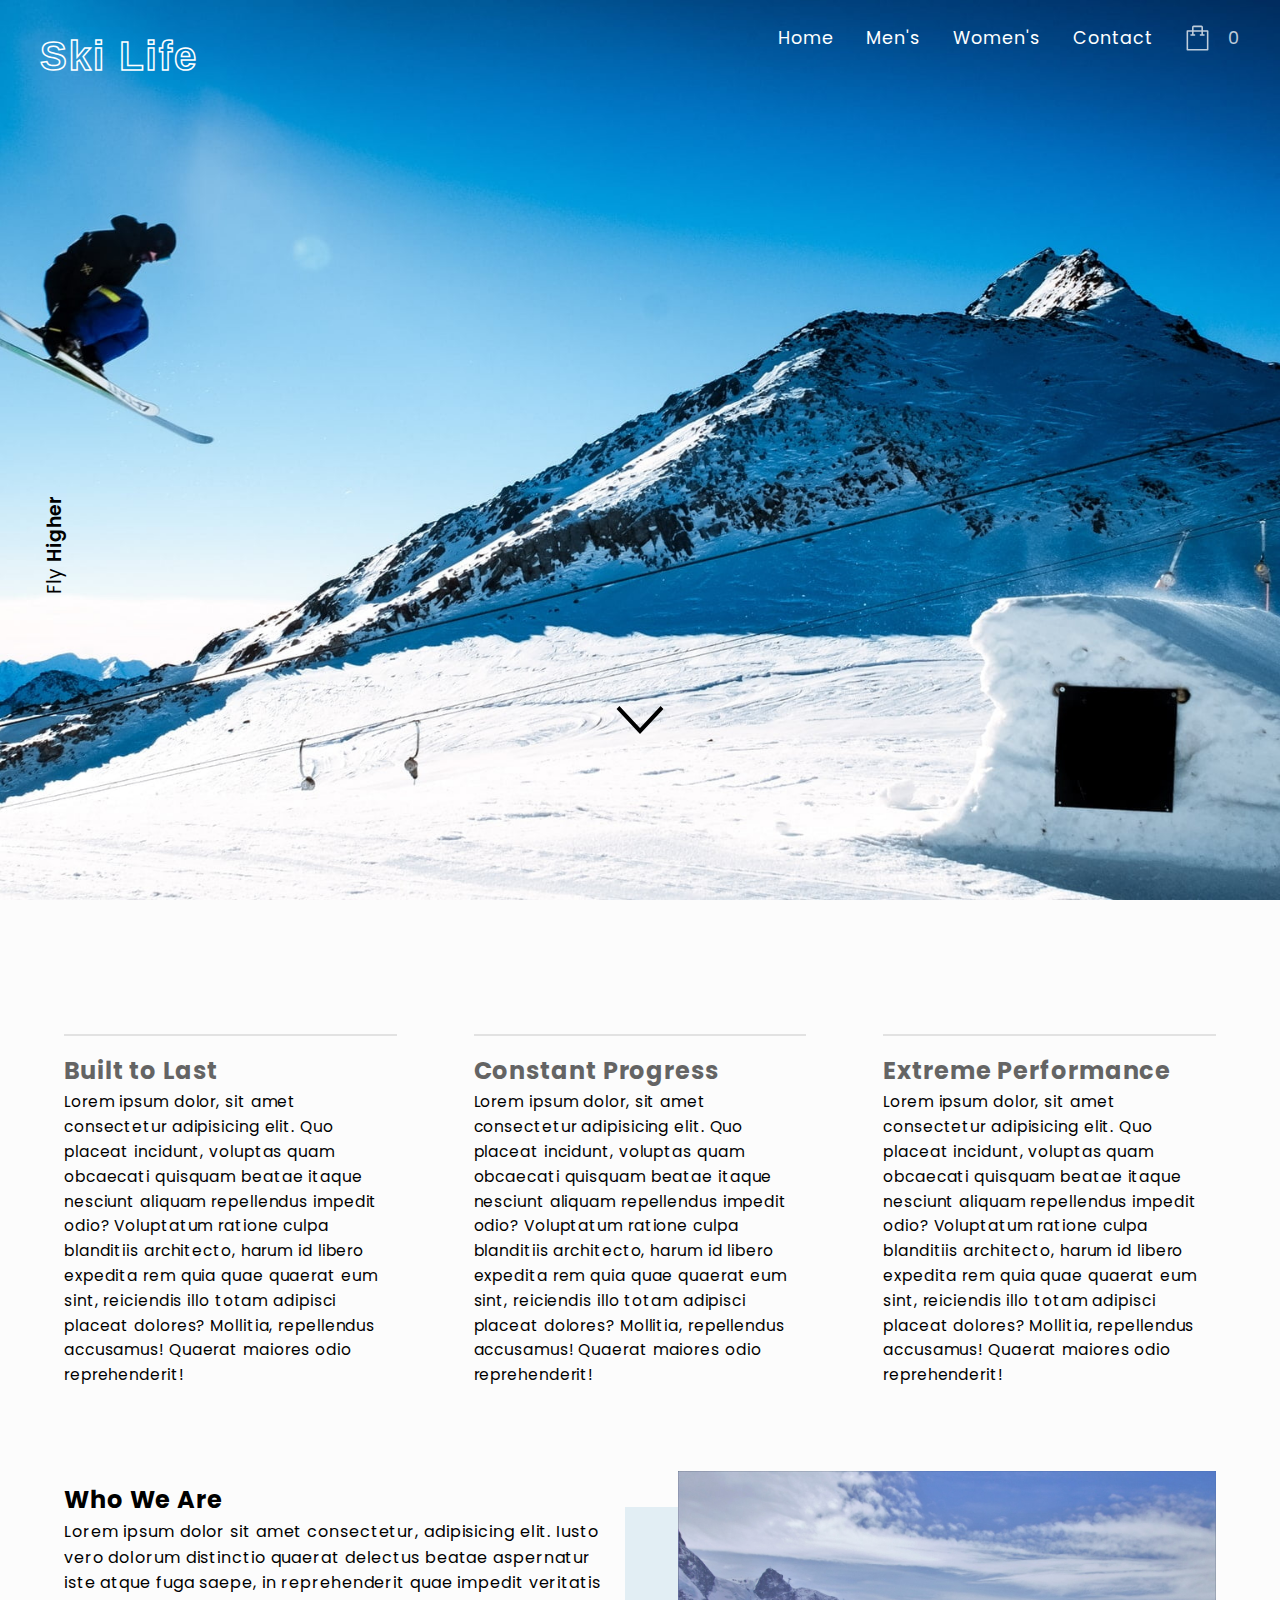
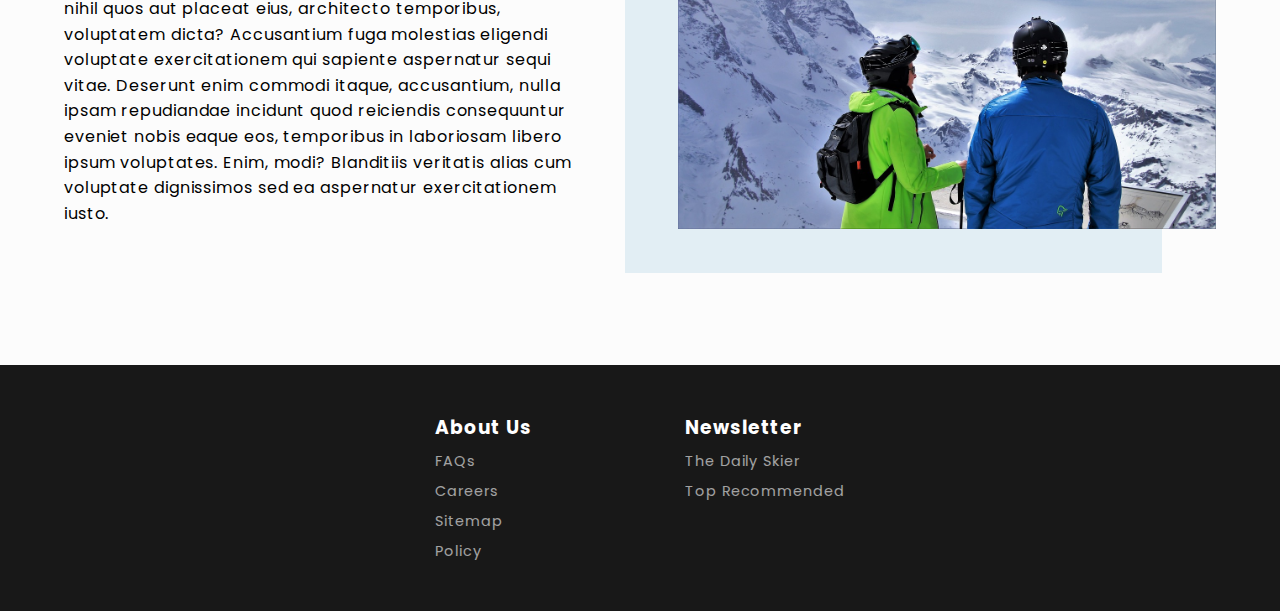
<file: index.html>
<!DOCTYPE html>
<html lang="en-US">
    <head>
        <meta charset="UTF-8">
        <meta name="viewport" content="width=device-width, initial-scale=1.0">
        <meta name="author" content="Alex Curran">
        <link rel="preload stylesheet" href="https://fonts.googleapis.com/css?family=Poppins:400,600&display=swap" as="style">
        <link rel="preload stylesheet" href="./styles/css/style.css" as="style">
        <script defer src="./scripts/shopping-cart.js"></script>
        <title>The Ski Shop</title>
    </head>
    <body>
        <header class="header">
            <nav class="nav">
                <h1 class="nav-logo">Ski Life</h1>
                <div class="nav-burger-list-container">
                    <a href="#" class="nav-burger"></a>
                    <ul class="nav-list">
                        <li class="nav-list-item"><a class="nav-list-link" href="#">Home</a></li>
                        <li class="nav-list-item"><a class="nav-list-link" href="./pages/mens.html">Men's</a></li>
                        <li class="nav-list-item"><a class="nav-list-link" href="./pages/womens.html">Women's</a></li>
                        <li class="nav-list-item"><a class="nav-list-link" href="./pages/contact.html">Contact</a></li>
                        <li class="nav-list-item">
                            <a class="nav-list-link bag-link" href="./pages/checkout.html">
                                <div class="bag-link-icon-container">
                                    <svg class="bag-link-icon" viewBox="0 0 32 32" xmlns="http://www.w3.org/2000/svg"><defs><style>.cls-1{fill:none;stroke:#fff;stroke-linejoin:round;stroke-width:2px}</style></defs><g data-name="159-Shopping Bag" id="_159-Shopping_Bag"><path class="cls-1" d="M3 7h26v24H3z"/><path class="cls-1" d="M10 12V2a1 1 0 0 1 1-1h5M22 12V2a1 1 0 0 0-1-1h-5M7 12h6M19 12h6"/></g></svg>
                                    <span class="bag-link-quantity">0</span>
                                </div>
                            </a>
                        </li>
                    </ul>
                </div>
            </nav>
            <h3 class="header-subtitle-slogan">Fly <span>Higher</span></h3>
            <h2 class="header-subtitle-welcome">Welcome</h2>
            <img loading="eager" src="./images/down-arrow.svg" alt="Down arrow" class="down-arrow">
        </header>
        <main class="main">
            <article class="main-article main-article-1">
                <h2 class="main-article-title">Built to Last</h2>
                <p class="main-article-para">Lorem ipsum dolor, sit amet consectetur adipisicing elit. Quo placeat incidunt, voluptas quam obcaecati quisquam beatae itaque nesciunt aliquam repellendus impedit odio? Voluptatum ratione culpa blanditiis architecto, harum id libero expedita rem quia quae quaerat eum sint, reiciendis illo totam adipisci placeat dolores? Mollitia, repellendus accusamus! Quaerat maiores odio reprehenderit!</p>
            </article>
            <article class="main-article main-article-2">
                <h2 class="main-article-title">Constant Progress</h2>
                <p class="main-article-para">Lorem ipsum dolor, sit amet consectetur adipisicing elit. Quo placeat incidunt, voluptas quam obcaecati quisquam beatae itaque nesciunt aliquam repellendus impedit odio? Voluptatum ratione culpa blanditiis architecto, harum id libero expedita rem quia quae quaerat eum sint, reiciendis illo totam adipisci placeat dolores? Mollitia, repellendus accusamus! Quaerat maiores odio reprehenderit!</p>
            </article>
            <article class="main-article main-article-3">
                <h2 class="main-article-title">Extreme Performance</h2>
                <p class="main-article-para">Lorem ipsum dolor, sit amet consectetur adipisicing elit. Quo placeat incidunt, voluptas quam obcaecati quisquam beatae itaque nesciunt aliquam repellendus impedit odio? Voluptatum ratione culpa blanditiis architecto, harum id libero expedita rem quia quae quaerat eum sint, reiciendis illo totam adipisci placeat dolores? Mollitia, repellendus accusamus! Quaerat maiores odio reprehenderit!</p>
            </article>
            <section class="main-section">
                <h2 class="main-section-title">Who We Are</h2>
                <p class="main-section-para">Lorem ipsum dolor sit amet consectetur, adipisicing elit. Iusto vero dolorum distinctio quaerat delectus beatae aspernatur iste atque fuga saepe, in reprehenderit quae impedit veritatis nihil quos aut placeat eius, architecto temporibus, voluptatem dicta? Accusantium fuga molestias eligendi voluptate exercitationem qui sapiente aspernatur sequi vitae. Deserunt enim commodi itaque, accusantium, nulla ipsam repudiandae incidunt quod reiciendis consequuntur eveniet nobis eaque eos, temporibus in laboriosam libero ipsum voluptates. Enim, modi? Blanditiis veritatis alias cum voluptate dignissimos sed ea aspernatur exercitationem iusto.</p>
            </section>
            <figure class="main-about-figure">
                <img loading="lazy" src="./images/ski-couple.jpg" alt="Ski couple staring ahead at the mountains." class="main-about-img">
            </figure>
        </main>
        <footer class="footer">
            <div class="footer-left">
                <h3 class="footer-left-title">About Us</h3>
                <ul class="footer-list-left">
                    <li class="footer-list-item"><a href="#">FAQs</a></li>
                    <li class="footer-list-item"><a href="#">Careers</a></li>
                    <li class="footer-list-item"><a href="#">Sitemap</a></li>
                    <li class="footer-list-item"><a href="#">Policy</a></li>
                </ul>
            </div>
            <div class="footer-right">
                <h3 class="footer-right-title">Newsletter</h3>
                <ul class="footer-list-right">
                    <li class="footer-list-item"><a href="#">The Daily Skier</a></li>
                    <li class="footer-list-item"><a href="#">Top Recommended</a></li>
                </ul>
            </div>
        </footer>
    </body>
</html>
</file>
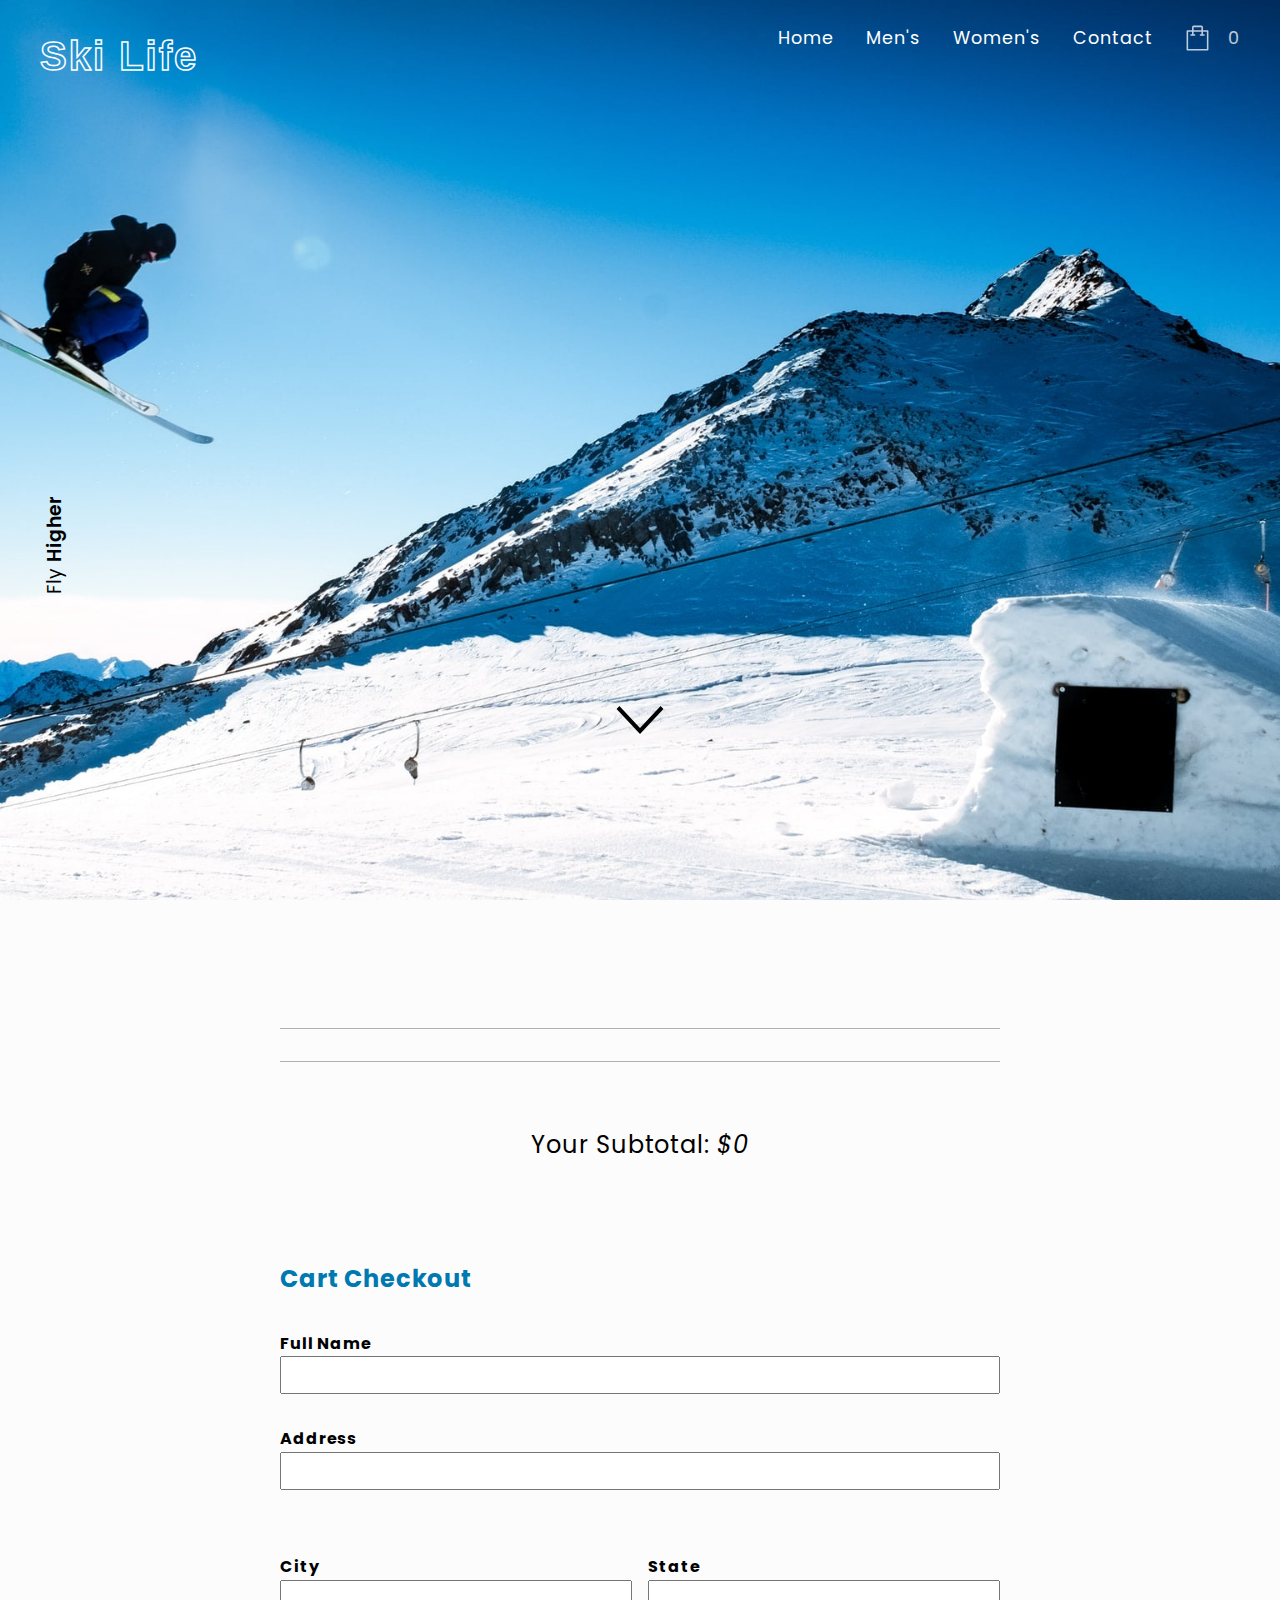
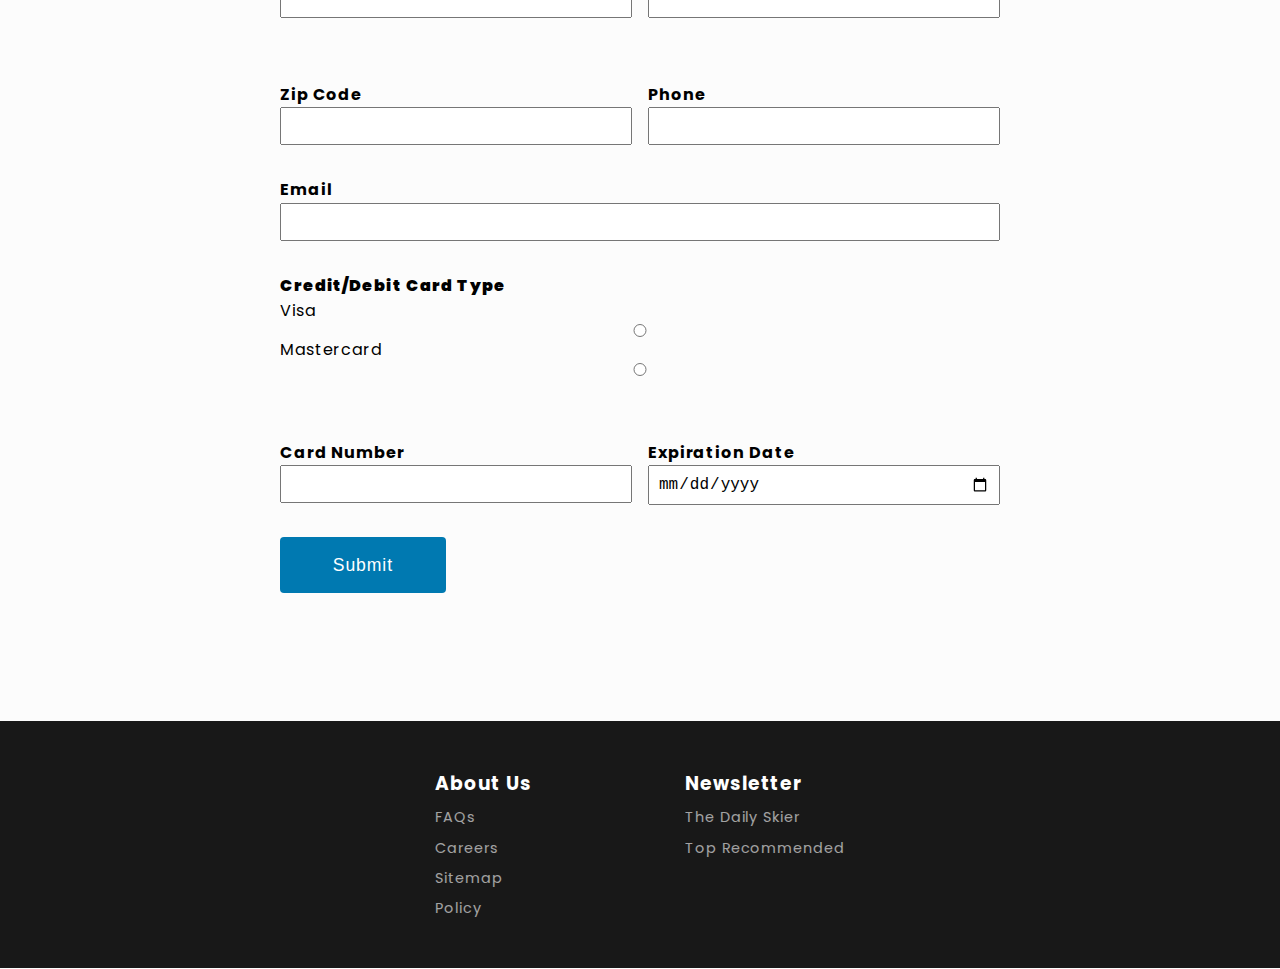
<file: pages/checkout.html>
<!DOCTYPE html>
<html lang="en-US">
    <head>
        <meta charset="UTF-8">
        <meta name="viewport" content="width=device-width, initial-scale=1.0">
        <meta name="author" content="Alex Curran">
        <link rel="preload stylesheet" href="https://fonts.googleapis.com/css?family=Poppins:400,600&display=swap" as="font" crossorigin="anonymous">
        <link rel="preload stylesheet" href="../styles/css/style.css" as="style">
        <script defer src="../scripts/shopping-cart.js"></script>
        <title>The Ski Shop</title>
    </head>
    <body data-checkout="checkout-page">
        <header class="header">
            <nav class="nav">
                <h1 class="nav-logo">Ski Life</h1>
                <div class="nav-burger-list-container">
                    <a href="#" class="nav-burger"></a>
                    <ul class="nav-list">
                        <li class="nav-list-item"><a class="nav-list-link" href="../index.html">Home</a></li>
                        <li class="nav-list-item"><a class="nav-list-link" href="../pages/mens.html">Men's</a></li>
                        <li class="nav-list-item"><a class="nav-list-link" href="../pages/womens.html">Women's</a></li>
                        <li class="nav-list-item"><a class="nav-list-link" href="../pages/contact.html">Contact</a></li>
                        <li class="nav-list-item">
                            <a class="nav-list-link bag-link" href="#">
                                <div class="bag-link-icon-container">
                                    <svg class="bag-link-icon" viewBox="0 0 32 32" xmlns="http://www.w3.org/2000/svg"><defs><style>.cls-1{fill:none;stroke:#fff;stroke-linejoin:round;stroke-width:2px}</style></defs><g data-name="159-Shopping Bag" id="_159-Shopping_Bag"><path class="cls-1" d="M3 7h26v24H3z"/><path class="cls-1" d="M10 12V2a1 1 0 0 1 1-1h5M22 12V2a1 1 0 0 0-1-1h-5M7 12h6M19 12h6"/></g></svg>
                                    <span class="bag-link-quantity">0</span>
                                </div>
                            </a>
                        </li>
                    </ul>
                </div>
            </nav>
            <h3 class="header-subtitle-slogan">Fly <span>Higher</span></h3>
            <h2 class="header-subtitle-checkout">Checkout</h2>
            <img loading="eager" src="../images/down-arrow.svg" alt="Down arrow" class="down-arrow">
        </header>
        <main class="main-c main-checkout-container">
            <section class="checkout-items-total">
                <h2>Your Subtotal: <em>$<span class="items-subtotal"></span></em></h2>
            </section>
            <div class="checkout-container">
                <h2 class="checkout-form-header">Cart Checkout</h2>
                <section class="checkout-form-section">
                    <form class="form">
                        <div class="form-field">
                            <label for="name" class="contact-label"><strong>Full Name</strong></label>
                            <input type="text" class="contact-input" id="name" required>
                        </div>
                        <div class="form-field">
                            <label for="address" class="contact-label"><strong>Address</strong></label>
                            <input type="text" class="contact-input" id="address" required>
                        </div>
                        <div class="form-field duel-field">
                            <div class="form-field duel-field-section city-field">
                                <label for="city" class="contact-label duel-field-label"><strong>City</strong></label>
                                <input type="text" class="contact-input" id="city" required>
                            </div>
                            <div class="form-field duel-field-section state-field">
                                <label for="state" class="contact-label duel-field-label"><strong>State</strong></label>
                                <input type="text" class="contact-input" id="state" required>
                            </div>
                        </div>
                        <div class="form-field duel-field">
                            <div class="form-field duel-field-section city-field">
                                <label for="zip" class="contact-label duel-field-label"><strong>Zip Code</strong></label>
                                <input type="text" class="contact-input" id="zip" required>
                            </div>
                            <div class="form-field duel-field-section state-field">
                                <label for="phone" class="contact-label duel-field-label"><strong>Phone</strong></label>
                                <input type="tel" class="contact-input" id="phone" autocomplete="tel" required>
                            </div>
                        </div>
                        <div class="form-field">
                            <label for="email" class="contact-label"><strong>Email</strong></label>
                            <input type="email" class="contact-input" id="email" required>
                        </div>
                        <div class="form-field">
                            <h3 class="credit-card-title"><strong>Credit/Debit Card Type</strong></h3>
                            <label for="card-type-visa" class="contact-label">Visa</label>
                            <input type="radio" class="contact-input" id="card-type-visa" name="card" value="visa" required>
                            <label for="card-type-mastercard" class="contact-label">Mastercard</label>                            
                            <input type="radio" class="contact-input" id="card-type-mastercard" name="card" value="mastercard" required>
                        </div>
                        <div class="form-field duel-field">
                            <div class="form-field duel-field-section city-field">
                                <label for="card-number" class="contact-label duel-field-label"><strong>Card Number</strong></label>
                                <input type="number" class="contact-input" id="card-number" required>
                            </div>
                            <div class="form-field duel-field-section state-field">
                                <label for="card-expiration" class="contact-label duel-field-label"><strong>Expiration Date</strong></label>
                                <input type="date" class="contact-input" id="card-expiration" required>
                            </div>
                        </div>

                        <div class="form-btn-container">
                            <button class="form-add-btn" type="submit">Submit</button>
                        </div>
                    </form>
                </section>
            </div>
        </main>
        <footer class="footer">
            <div class="footer-left">
                <h3 class="footer-left-title">About Us</h3>
                <ul class="footer-list-left">
                    <li class="footer-list-item"><a href="#">FAQs</a></li>
                    <li class="footer-list-item"><a href="#">Careers</a></li>
                    <li class="footer-list-item"><a href="#">Sitemap</a></li>
                    <li class="footer-list-item"><a href="#">Policy</a></li>
                </ul>
            </div>
            <div class="footer-right">
                <h3 class="footer-right-title">Newsletter</h3>
                <ul class="footer-list-right">
                    <li class="footer-list-item"><a href="#">The Daily Skier</a></li>
                    <li class="footer-list-item"><a href="#">Top Recommended</a></li>
                </ul>
            </div>
        </footer>
    </body>
</html>
</file>
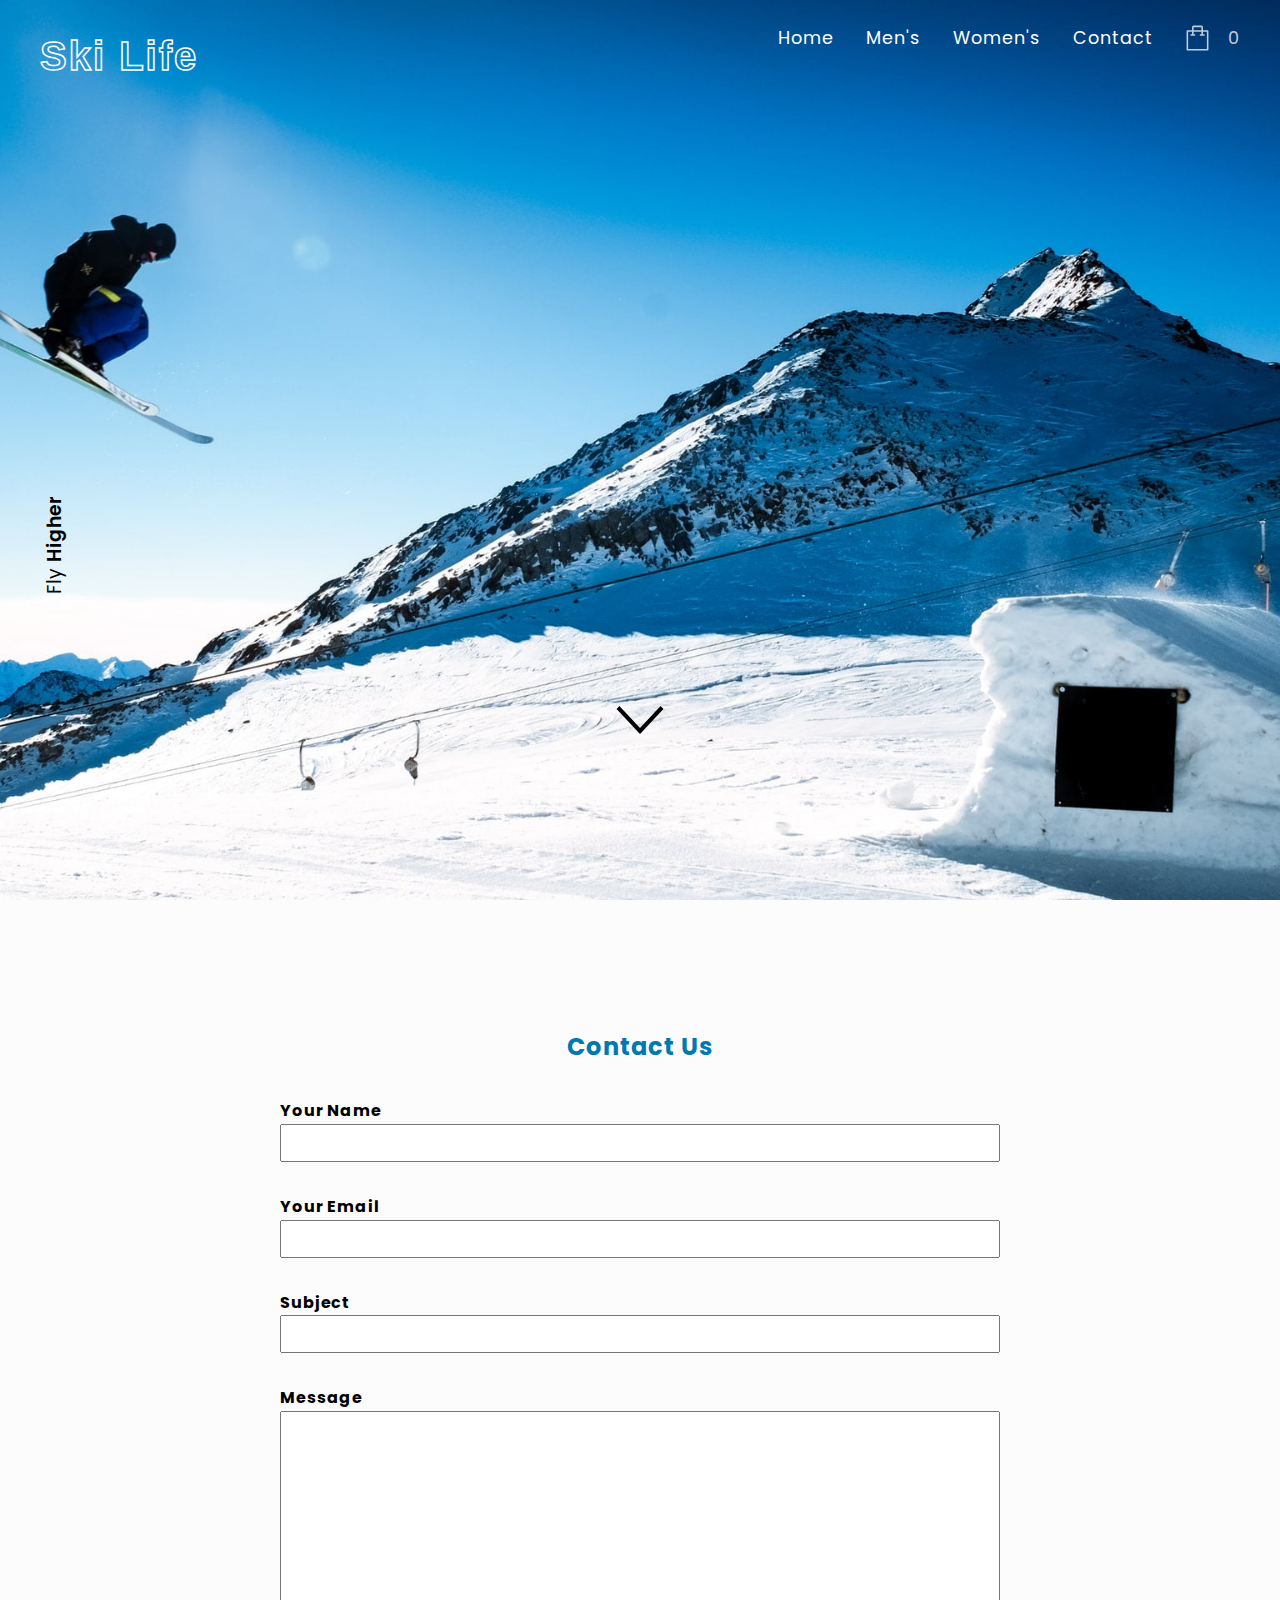
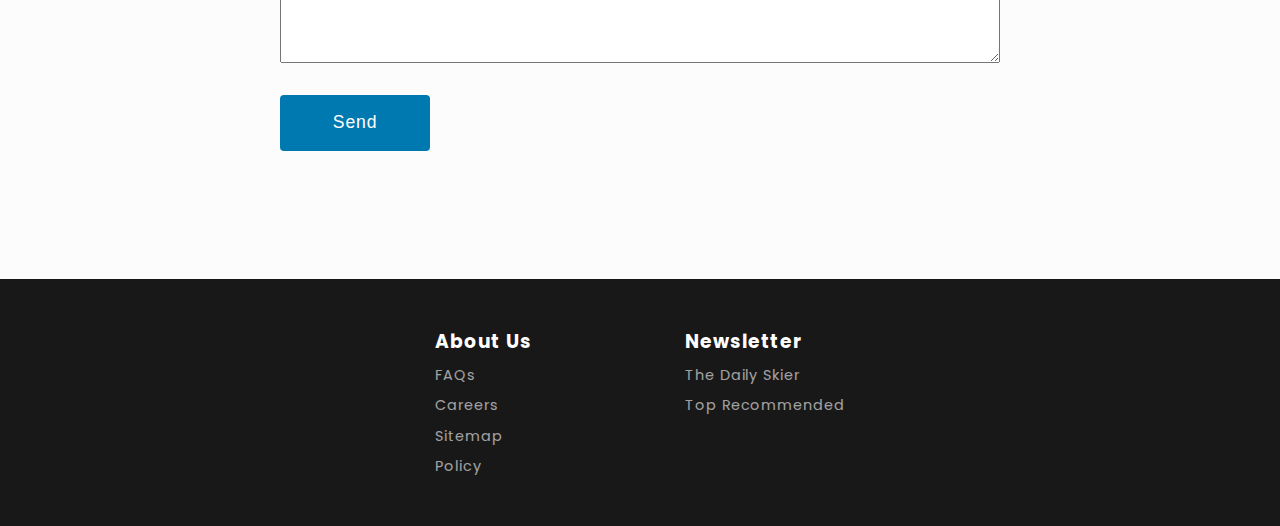
<file: pages/contact.html>
<!DOCTYPE html>
<html lang="en-US">
    <head>
        <meta charset="UTF-8">
        <meta name="viewport" content="width=device-width, initial-scale=1.0">
        <meta name="author" content="Alex Curran">
        <link rel="preload stylesheet" href="https://fonts.googleapis.com/css?family=Poppins:400,600&display=swap" as="font" crossorigin="anonymous">
        <link rel="preload stylesheet" href="../styles/css/style.css" as="style">
        <script defer src="../scripts/shopping-cart.js"></script>
        <title>The Ski Shop</title>
    </head>
    <body>
        <header class="header">
            <nav class="nav">
                <h1 class="nav-logo">Ski Life</h1>
                <div class="nav-burger-list-container">
                    <a href="#" class="nav-burger"></a>
                    <ul class="nav-list">
                        <li class="nav-list-item"><a class="nav-list-link" href="../index.html">Home</a></li>
                        <li class="nav-list-item"><a class="nav-list-link" href="../pages/mens.html">Men's</a></li>
                        <li class="nav-list-item"><a class="nav-list-link" href="../pages/womens.html">Women's</a></li>
                        <li class="nav-list-item"><a class="nav-list-link" href="#">Contact</a></li>
                        <li class="nav-list-item">
                            <a class="nav-list-link bag-link" href="./checkout.html">
                                <div class="bag-link-icon-container">
                                    <svg class="bag-link-icon" viewBox="0 0 32 32" xmlns="http://www.w3.org/2000/svg"><defs><style>.cls-1{fill:none;stroke:#fff;stroke-linejoin:round;stroke-width:2px}</style></defs><g data-name="159-Shopping Bag" id="_159-Shopping_Bag"><path class="cls-1" d="M3 7h26v24H3z"/><path class="cls-1" d="M10 12V2a1 1 0 0 1 1-1h5M22 12V2a1 1 0 0 0-1-1h-5M7 12h6M19 12h6"/></g></svg>
                                    <span class="bag-link-quantity">0</span>
                                </div>
                            </a>
                        </li>
                    </ul>
                </div>
            </nav>
            <h3 class="header-subtitle-slogan">Fly <span>Higher</span></h3>
            <h2 class="header-subtitle-contact">Contact</h2>
            <img loading="eager" src="../images/down-arrow.svg" alt="Down arrow" class="down-arrow">
        </header>
        <main class="main-c">
            <div class="contact-container">
                <h2 class="contact-form-header">Contact Us</h2>
                <section class="contact-form-section">
                    <form class="form">
                        <div class="form-field">
                            <label for="name" class="contact-label"><strong>Your Name</strong></label>
                            <input type="text" class="contact-input" id="name" required>
                        </div>
                        <div class="form-field">
                            <label for="email" class="contact-label"><strong>Your Email</strong></label>
                            <input type="email" class="contact-input" id="email" required>
                        </div>
                        <div class="form-field">
                            <label for="subject" class="contact-label"><strong>Subject</strong></label>
                            <input type="text" class="contact-input" id="subject" required>
                        </div>
                        <div class="form-field">
                            <label for="message" class="contact-label"><strong>Message</strong></label>
                            <textarea name="message" class="contact-message" id="message" cols="30" rows="10" required></textarea>
                        </div>
                        <div class="form-btn-container">
                            <button class="form-add-btn" type="submit">Send</button>
                        </div>
                    </form>
                </section>
            </div>
        </main>
        <footer class="footer">
            <div class="footer-left">
                <h3 class="footer-left-title">About Us</h3>
                <ul class="footer-list-left">
                    <li class="footer-list-item"><a href="#">FAQs</a></li>
                    <li class="footer-list-item"><a href="#">Careers</a></li>
                    <li class="footer-list-item"><a href="#">Sitemap</a></li>
                    <li class="footer-list-item"><a href="#">Policy</a></li>
                </ul>
            </div>
            <div class="footer-right">
                <h3 class="footer-right-title">Newsletter</h3>
                <ul class="footer-list-right">
                    <li class="footer-list-item"><a href="#">The Daily Skier</a></li>
                    <li class="footer-list-item"><a href="#">Top Recommended</a></li>
                </ul>
            </div>
        </footer>
    </body>
</html>
</file>
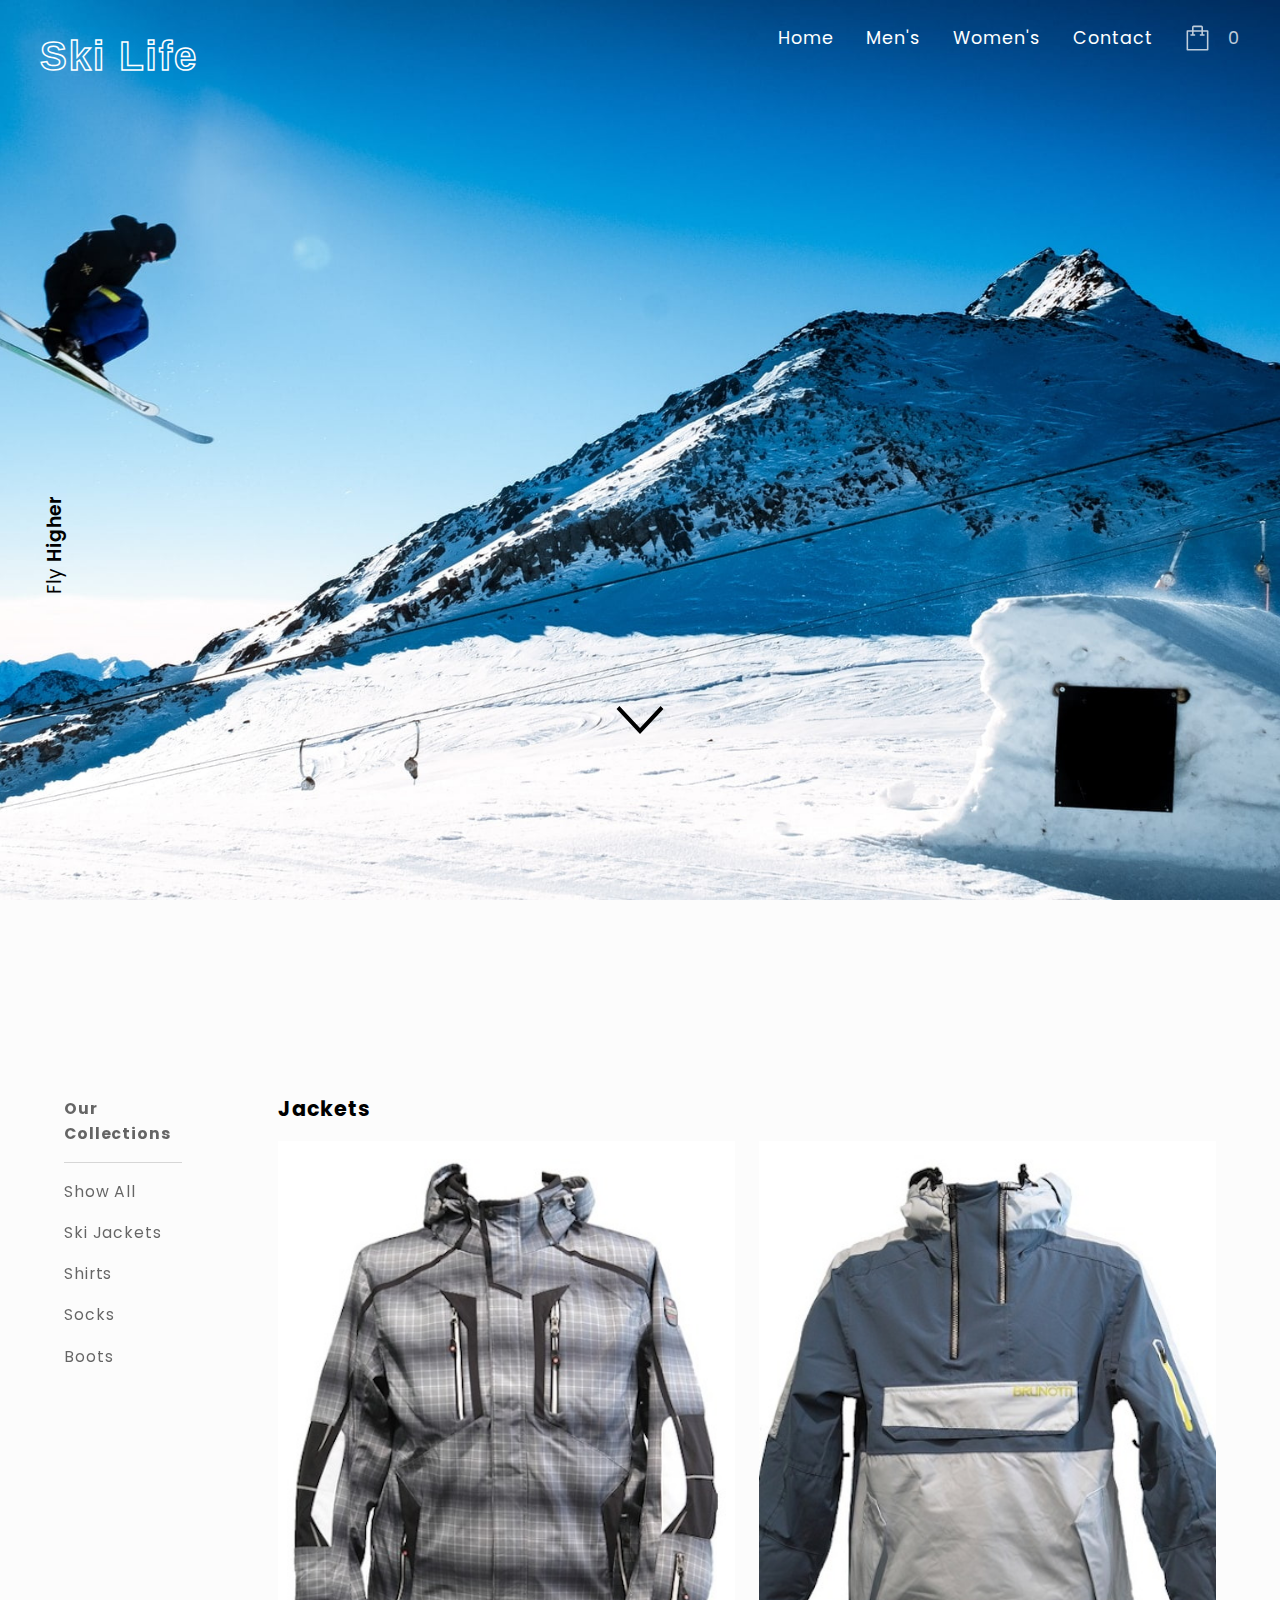
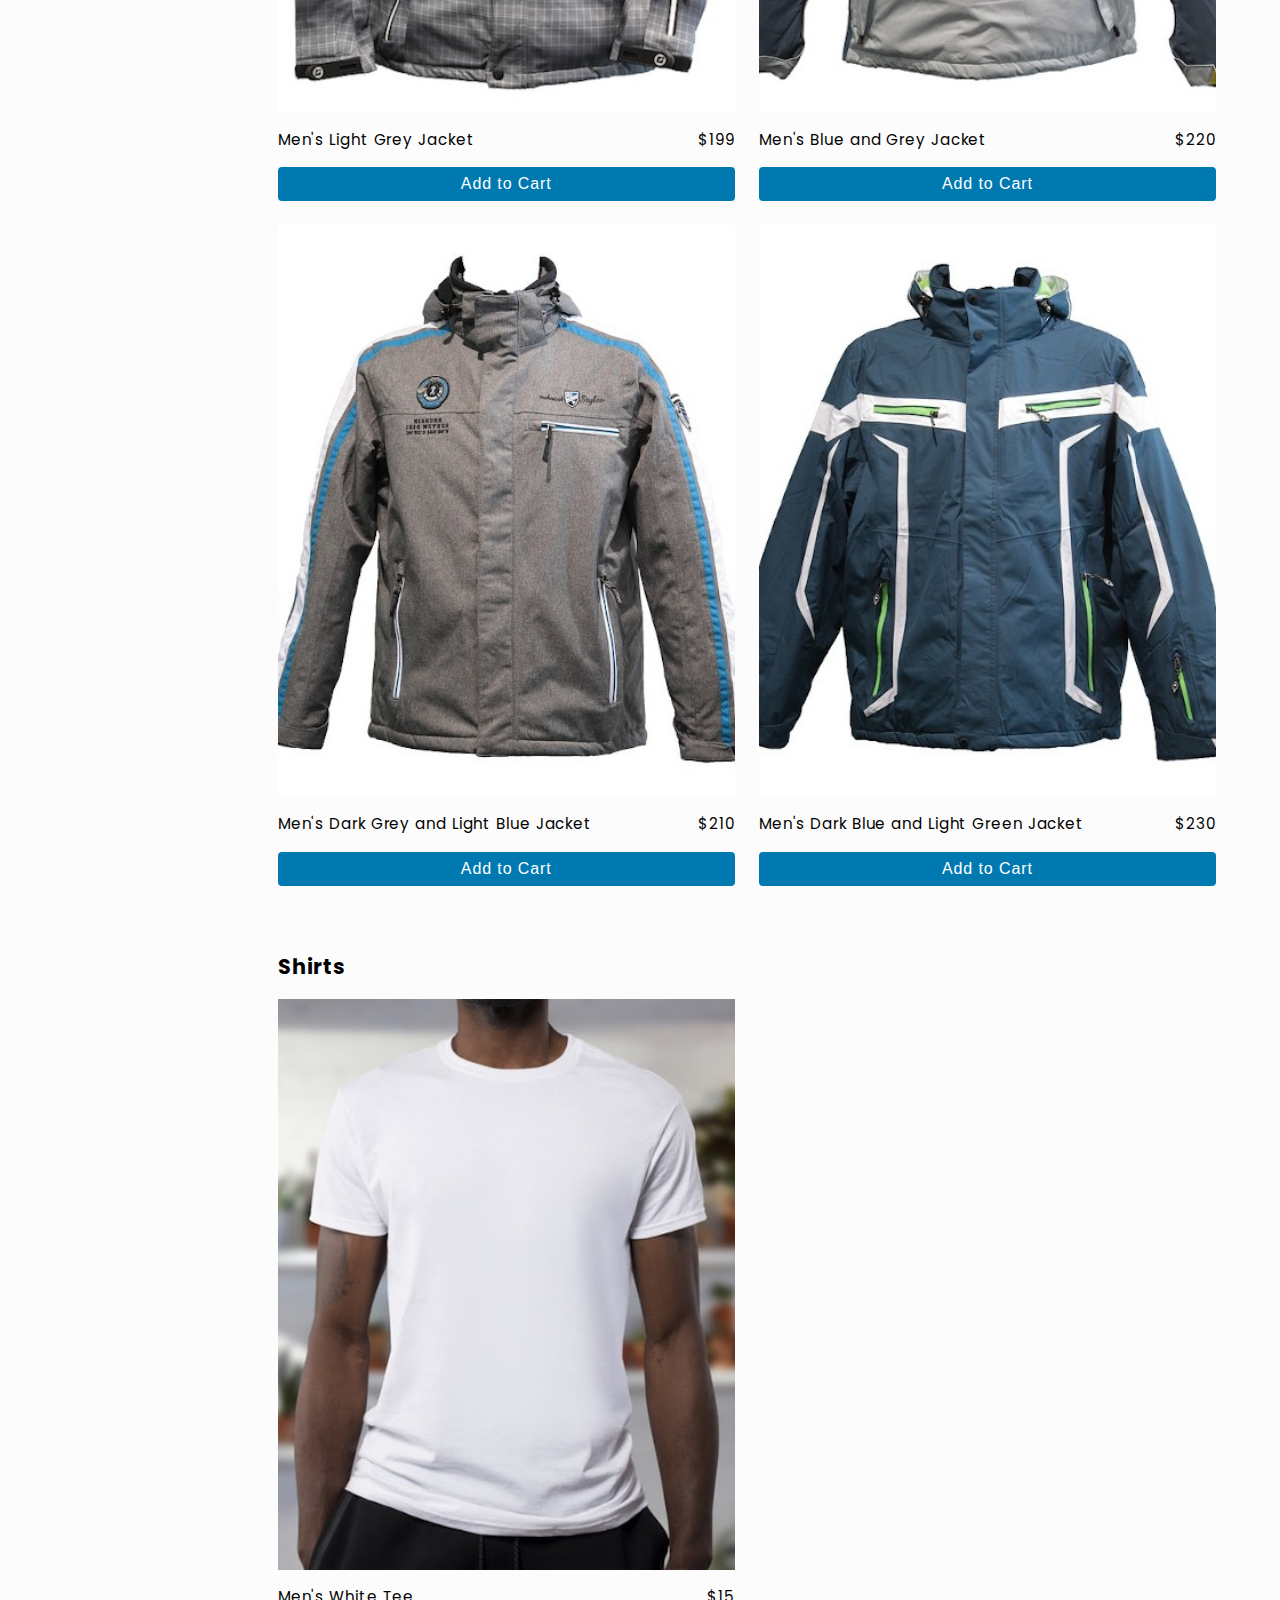
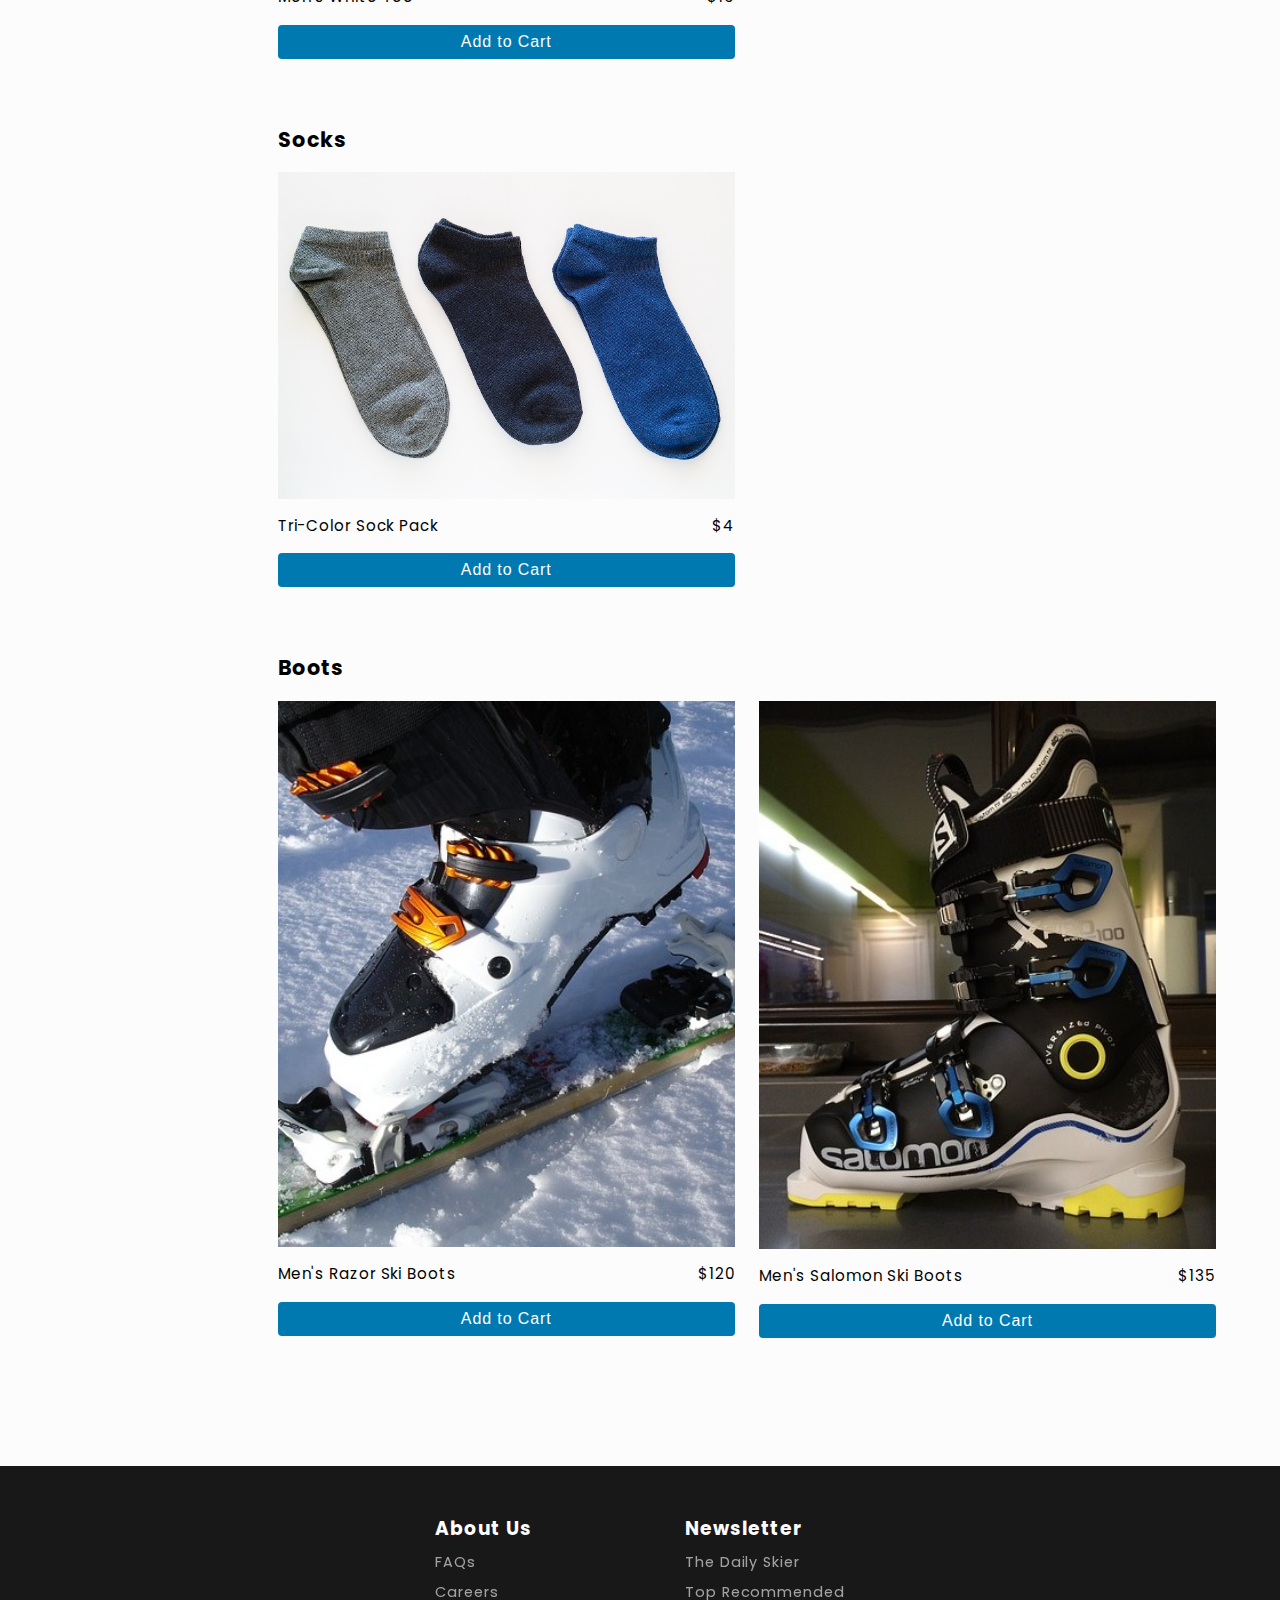
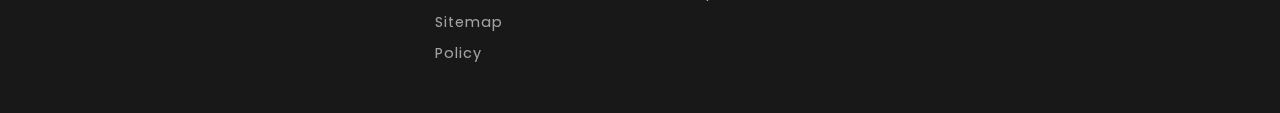
<file: pages/mens.html>
<!DOCTYPE html>
<html lang="en-US">
    <head>
        <meta charset="UTF-8">
        <meta name="viewport" content="width=device-width, initial-scale=1.0">
        <meta name="author" content="Alex Curran">
        <link rel="preload stylesheet" href="https://fonts.googleapis.com/css?family=Poppins:400,600&display=swap" as="font" crossorigin="anonymous">
        <link rel="preload stylesheet" href="../styles/css/style.css" as="style">
        <script defer src="../scripts/shopping-cart.js"></script>
        <script defer src="../scripts/clothing-filter.js"></script>
        <title>The Ski Shop</title>
    </head>
    <body data-clothing="clothing-page">
        <header class="header">
            <nav class="nav">
                <h1 class="nav-logo">Ski Life</h1>
                <div class="nav-burger-list-container">
                    <a href="#" class="nav-burger"></a>
                    <ul class="nav-list">
                        <li class="nav-list-item"><a class="nav-list-link" href="../index.html">Home</a></li>
                        <li class="nav-list-item"><a class="nav-list-link" href="#">Men's</a></li>
                        <li class="nav-list-item"><a class="nav-list-link" href="../pages/womens.html">Women's</a></li>
                        <li class="nav-list-item"><a class="nav-list-link" href="../pages/contact.html">Contact</a></li>
                        <li class="nav-list-item">
                            <a class="nav-list-link bag-link" href="../pages/checkout.html">
                                <div class="bag-link-icon-container">
                                    <svg class="bag-link-icon" viewBox="0 0 32 32" xmlns="http://www.w3.org/2000/svg"><defs><style>.cls-1{fill:none;stroke:#fff;stroke-linejoin:round;stroke-width:2px}</style></defs><g data-name="159-Shopping Bag" id="_159-Shopping_Bag"><path class="cls-1" d="M3 7h26v24H3z"/><path class="cls-1" d="M10 12V2a1 1 0 0 1 1-1h5M22 12V2a1 1 0 0 0-1-1h-5M7 12h6M19 12h6"/></g></svg>
                                    <span class="bag-link-quantity">0</span>
                                </div>
                            </a>
                        </li>
                    </ul>
                </div>
            </nav>
            <h3 class="header-subtitle-slogan">Fly <span>Higher</span></h3>
            <h2 class="header-subtitle">Men's</h2>
            <img loading="eager" src="../images/down-arrow.svg" alt="Down arrow" class="down-arrow">
        </header>
        <main class="main-c">
            <ul class="clothing-list">
                <li class="clothing-list-item"><strong>Our Collections</strong></li>
                <li class="clothing-list-item" id="all-items">Show All</li>
                <li class="clothing-list-item" id="jackets">Ski Jackets</li>
                <li class="clothing-list-item" id="shirts">Shirts</li>
                <li class="clothing-list-item" id="socks">Socks</li>
                <li class="clothing-list-item" id="boots">Boots</li>
            </ul>
            <div class="clothing-container">
                <h2 class="section-header section-jackets-header" data-clothing="jackets">Jackets</h2>
                <section class="section-clothing section-jackets" data-clothing="jackets">
                    <article class="section-clothing-card">
                        <img loading="lazy" src="../images/men/men-jacket-1.jpg" alt="Light grey ski jacket" class="section-clothing-img">
                        <h3 class="section-clothing-title"><span class="item-name">Men's Light Grey Jacket</span> <span class="item-price">$199</span></h3>
                        <button class="section-clothing-btn">Add to Cart</button>
                    </article>
                    <article class="section-clothing-card">
                        <img loading="lazy" src="../images/men/men-jacket-2.jpg" alt="Blue and grey ski jacket" class="section-clothing-img">
                        <h3 class="section-clothing-title"><span class="item-name">Men's Blue and Grey Jacket</span> <span class="item-price">$220</span></h3>
                        <button class="section-clothing-btn">Add to Cart</button>
                    </article>
                    <article class="section-clothing-card">
                        <img loading="lazy" src="../images/men/men-jacket-3.jpg" alt="Dark grey and light blue ski jacket" class="section-clothing-img">
                        <h3 class="section-clothing-title"><span class="item-name">Men's Dark Grey and Light Blue Jacket</span> <span class="item-price">$210</span></h3>
                        <button class="section-clothing-btn">Add to Cart</button>
                    </article>
                    <article class="section-clothing-card">
                        <img loading="lazy" src="../images/men/men-jacket-4.jpg" alt="Dark blue and light green ski jacket" class="section-clothing-img">
                        <h3 class="section-clothing-title"><span class="item-name">Men's Dark Blue and Light Green Jacket</span> <span class="item-price">$230</span></h3>
                        <button class="section-clothing-btn">Add to Cart</button>
                    </article>
                </section>
                <h2 class="section-header section-shirts-header" data-clothing="shirts">Shirts</h2>
                <section class="section-clothing section-shirts" data-clothing="shirts">
                    <article class="section-clothing-card">
                        <img loading="lazy" src="../images/men/white-t-shirt.jpg" alt="White t-shirt" class="section-clothing-img">
                        <h3 class="section-clothing-title"><span class="item-name">Men's White Tee</span> <span class="item-price">$15</span></h3>
                        <button class="section-clothing-btn">Add to Cart</button>
                    </article>
                </section>
                <h2 class="section-header section-socks-header" data-clothing="socks">Socks</h2>
                <section class="section-clothing section-socks" data-clothing="socks">
                    <article class="section-clothing-card">
                        <img loading="lazy" src="../images/socks/socks-tri.jpg" alt="Grey, dark blue, and blue socks" class="section-clothing-img">
                        <h3 class="section-clothing-title"><span class="item-name">Tri-Color Sock Pack</span> <span class="item-price">$4</span></h3>
                        <button class="section-clothing-btn">Add to Cart</button>
                    </article>
                </section>
                <h2 class="section-header section-boots-header" data-clothing="boots">Boots</h2>
                <section class="section-clothing section-boots" data-clothing="boots">
                    <article class="section-clothing-card">
                        <img loading="lazy" src="../images/boots/boots-1.jpg" alt="White, black, and orange ski boots" class="section-clothing-img">
                        <h3 class="section-clothing-title"><span class="item-name">Men's Razor Ski Boots</span> <span class="item-price">$120</span></h3>
                        <button class="section-clothing-btn">Add to Cart</button>
                    </article>
                    <article class="section-clothing-card">
                        <img loading="lazy" src="../images/boots/boots-2.jpg" alt="Black blue, yellow, and white Salomon ski boots" class="section-clothing-img">
                        <h3 class="section-clothing-title"><span class="item-name">Men's Salomon Ski Boots</span> <span class="item-price">$135</span></h3>
                        <button class="section-clothing-btn">Add to Cart</button>
                    </article>
                </section>
            </div>
        </main>
        <footer class="footer">
            <div class="footer-left">
                <h3 class="footer-left-title">About Us</h3>
                <ul class="footer-list-left">
                    <li class="footer-list-item"><a href="#">FAQs</a></li>
                    <li class="footer-list-item"><a href="#">Careers</a></li>
                    <li class="footer-list-item"><a href="#">Sitemap</a></li>
                    <li class="footer-list-item"><a href="#">Policy</a></li>
                </ul>
            </div>
            <div class="footer-right">
                <h3 class="footer-right-title">Newsletter</h3>
                <ul class="footer-list-right">
                    <li class="footer-list-item"><a href="#">The Daily Skier</a></li>
                    <li class="footer-list-item"><a href="#">Top Recommended</a></li>
                </ul>
            </div>
        </footer>
    </body>
</html>
</file>
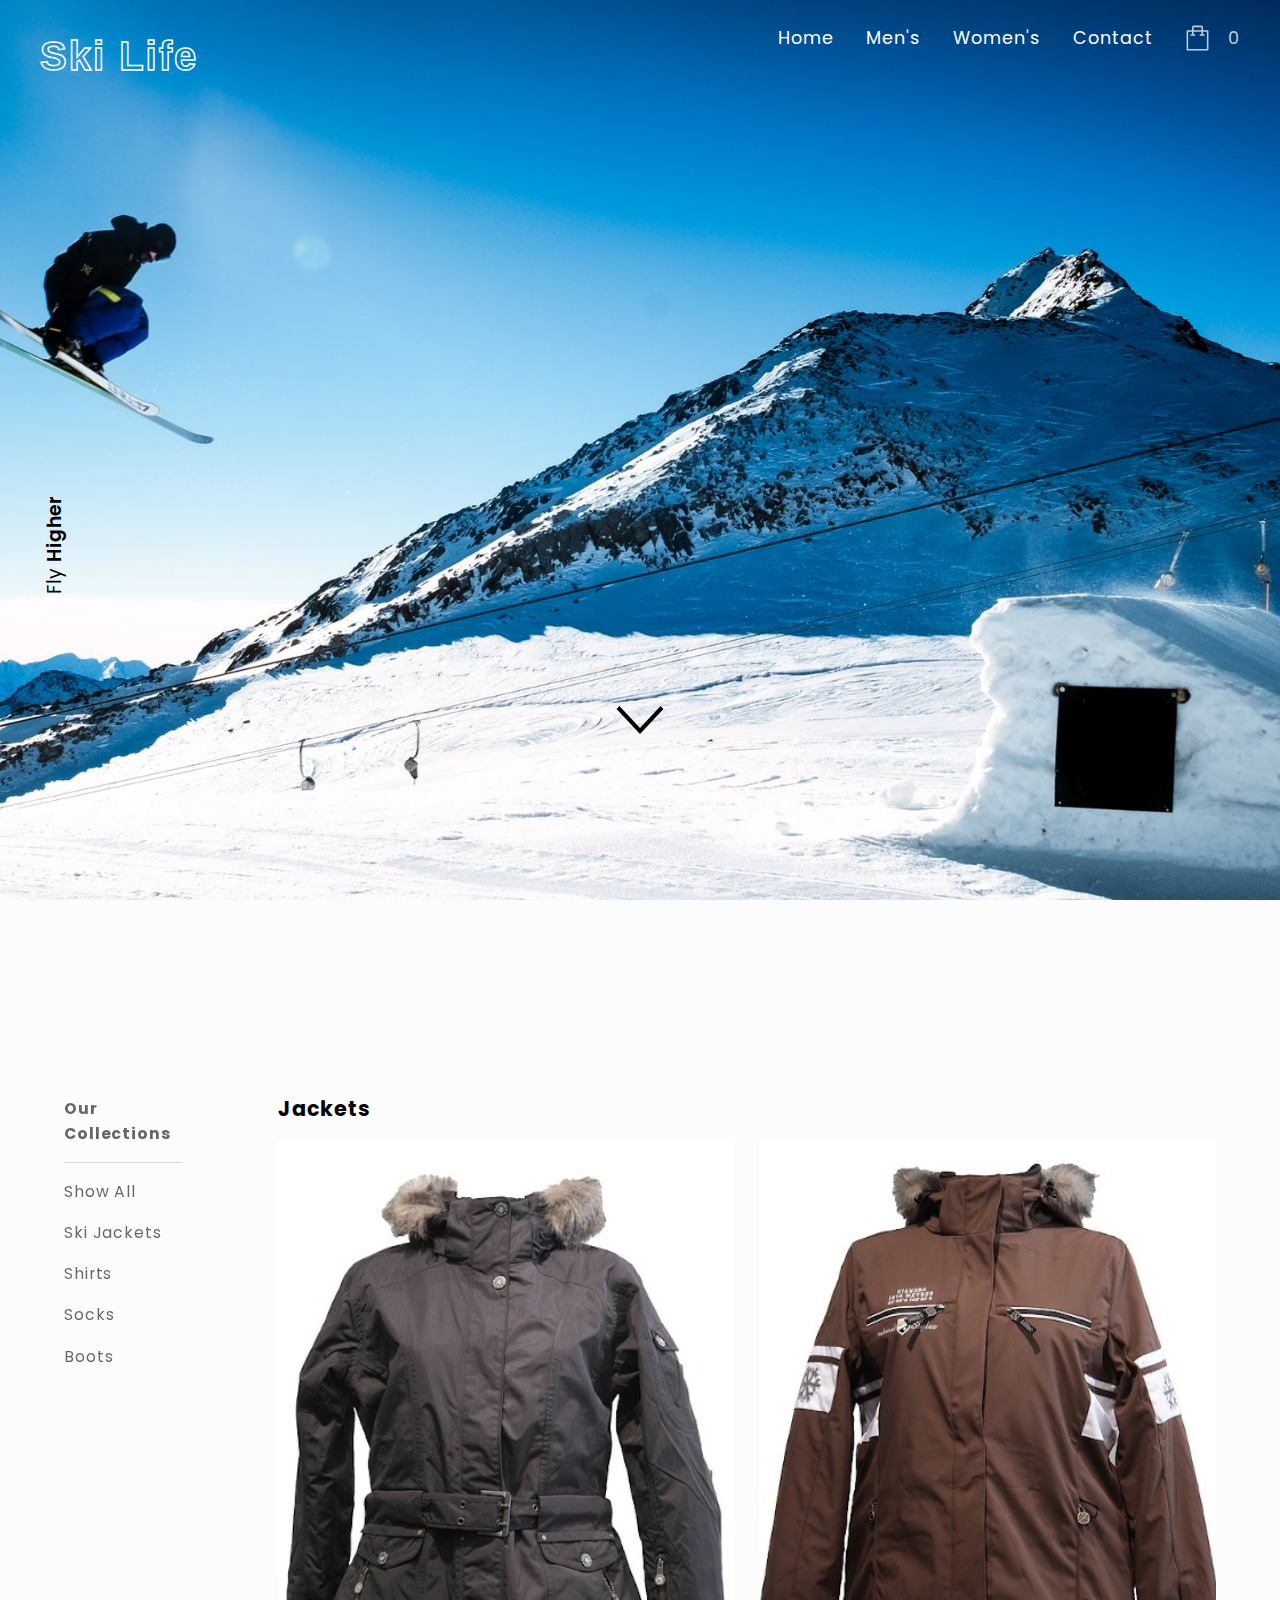
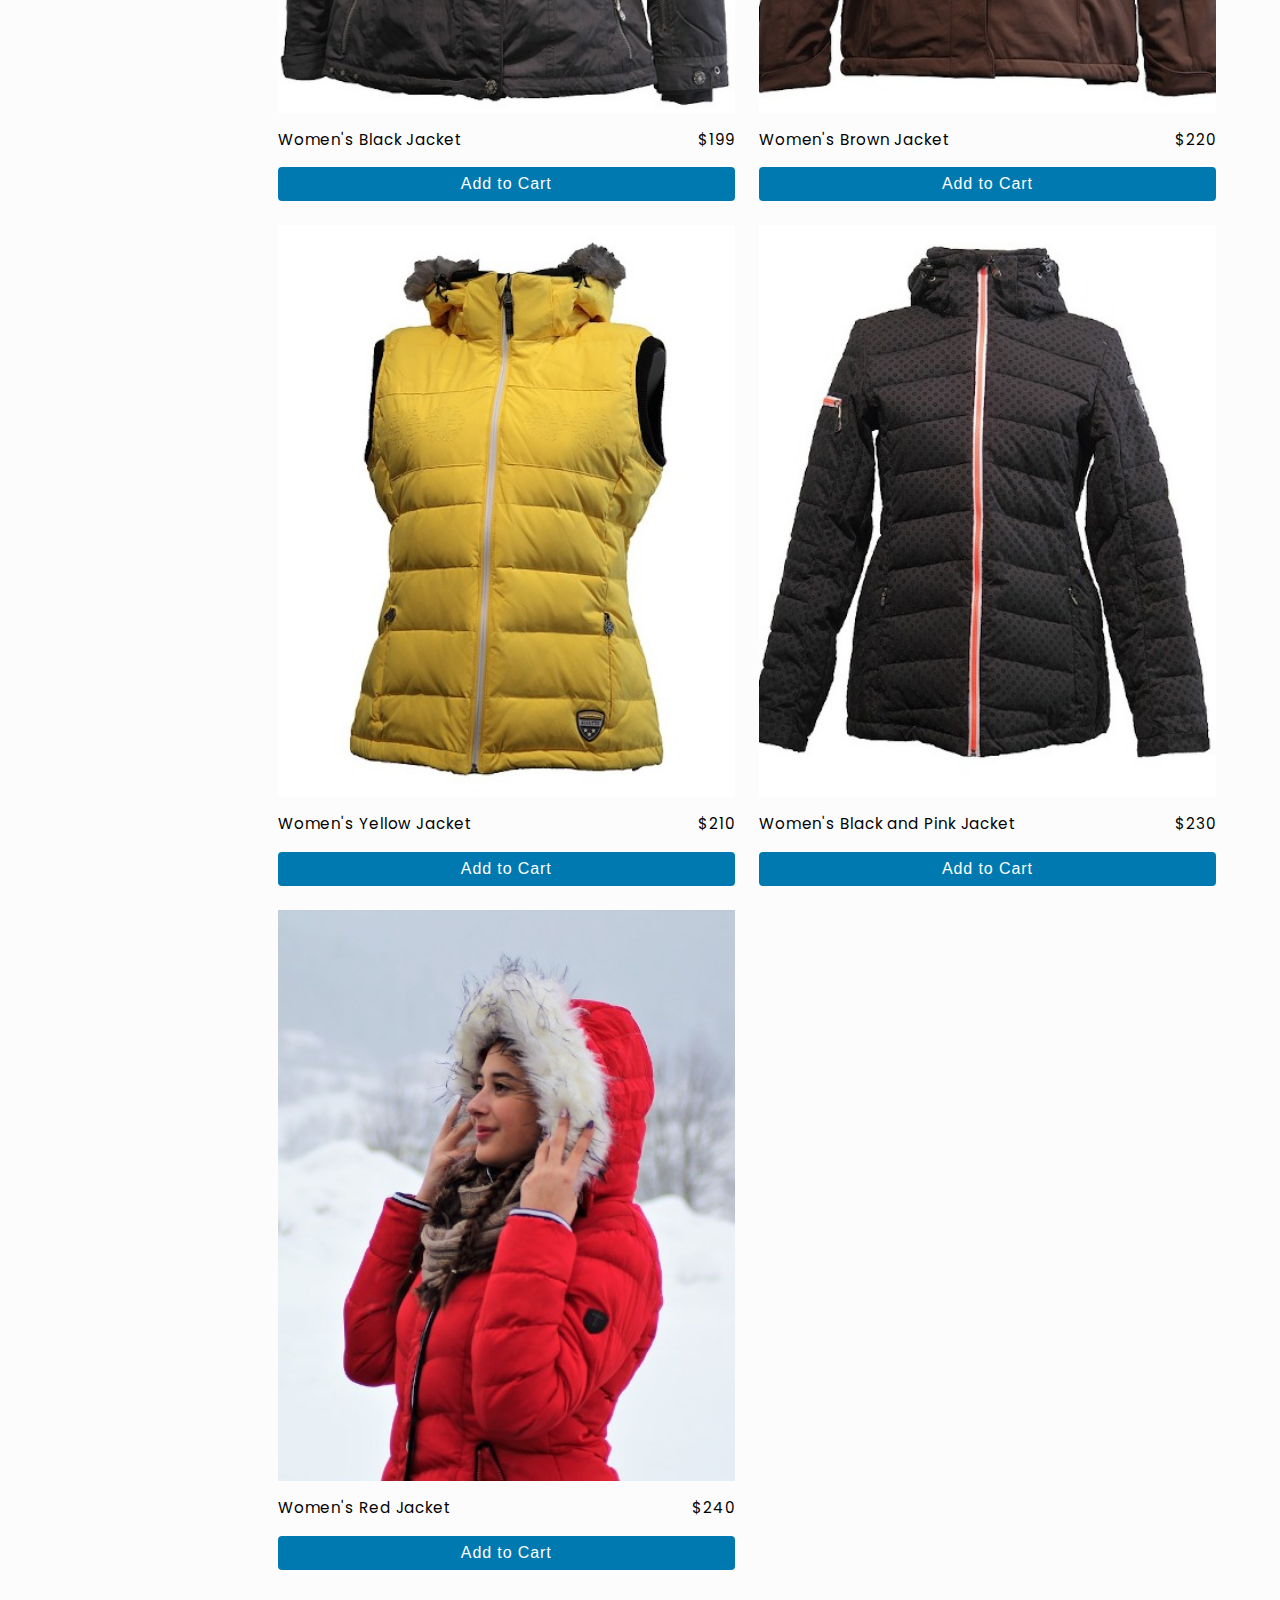
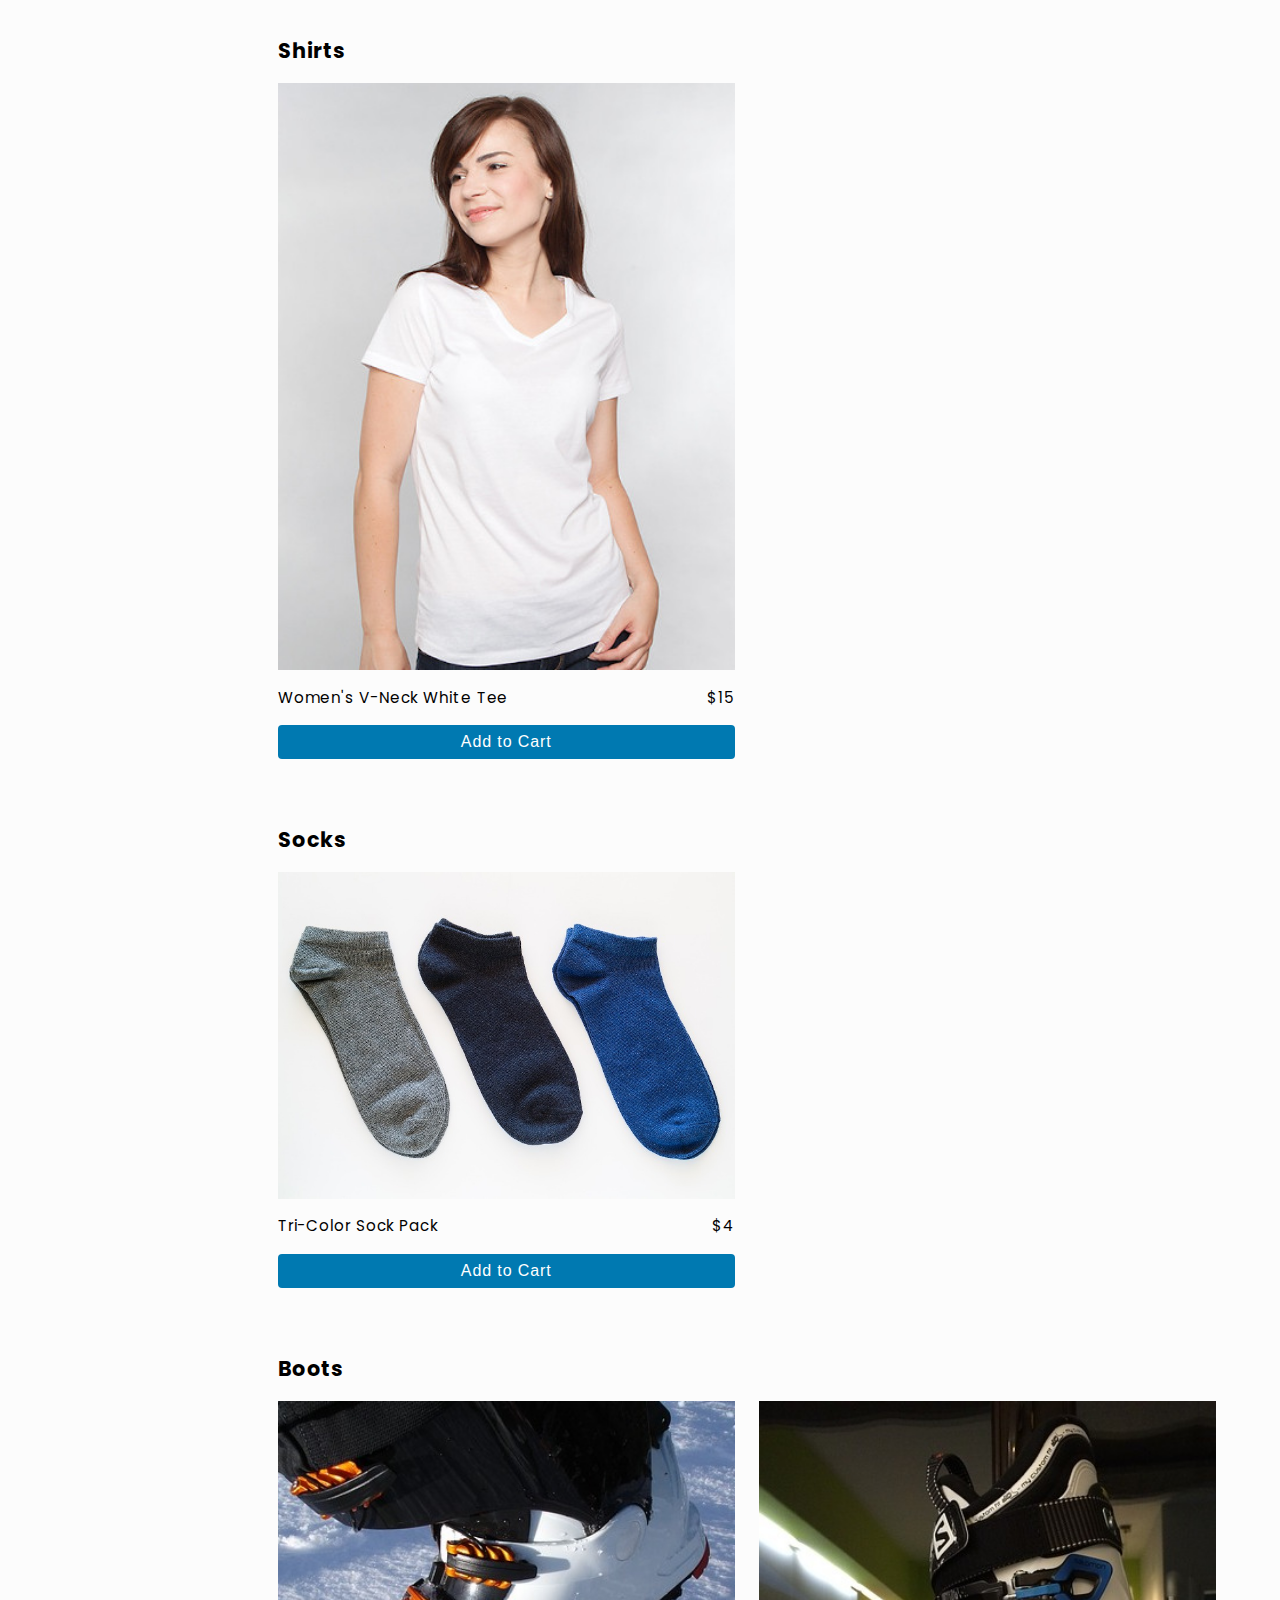
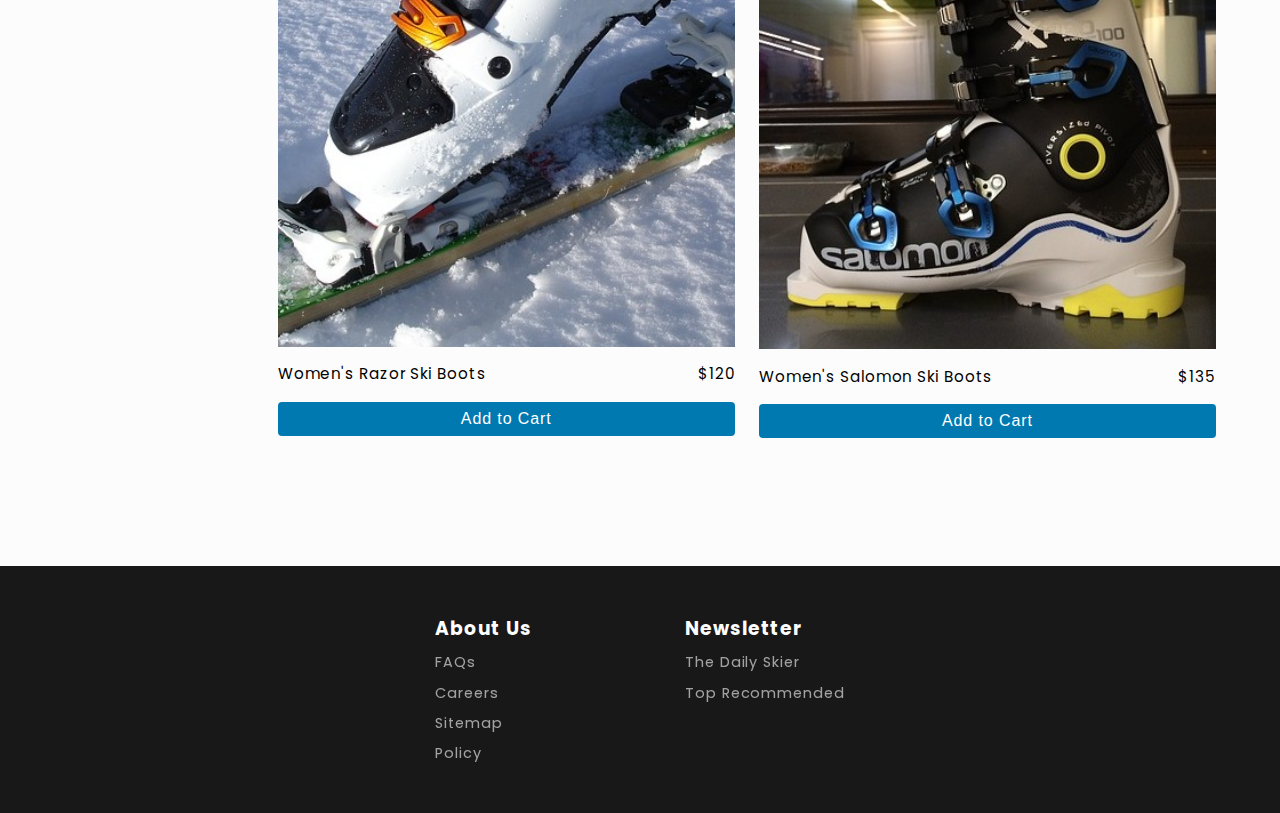
<file: pages/womens.html>
<!DOCTYPE html>
<html lang="en-US">
    <head>
        <meta charset="UTF-8">
        <meta name="viewport" content="width=device-width, initial-scale=1.0">
        <meta name="author" content="Alex Curran">
        <link rel="preload stylesheet" href="https://fonts.googleapis.com/css?family=Poppins:400,600&display=swap" as="font" crossorigin="anonymous">
        <link rel="preload stylesheet" href="../styles/css/style.css" as="style">
        <script defer src="../scripts/shopping-cart.js"></script>
        <script defer src="../scripts/clothing-filter.js"></script>
        <title>The Ski Shop</title>
    </head>
    <body data-clothing="clothing-page">
        <header class="header">
            <nav class="nav">
                <h1 class="nav-logo">Ski Life</h1>
                <div class="nav-burger-list-container">
                    <a href="#" class="nav-burger"></a>
                    <ul class="nav-list">
                        <li class="nav-list-item"><a class="nav-list-link" href="../index.html">Home</a></li>
                        <li class="nav-list-item"><a class="nav-list-link" href="../pages/mens.html">Men's</a></li>
                        <li class="nav-list-item"><a class="nav-list-link" href="#">Women's</a></li>
                        <li class="nav-list-item"><a class="nav-list-link" href="../pages/contact.html">Contact</a></li>
                        <li class="nav-list-item">
                            <a class="nav-list-link bag-link" href="../pages/checkout.html">
                                <div class="bag-link-icon-container">
                                    <svg class="bag-link-icon" viewBox="0 0 32 32" xmlns="http://www.w3.org/2000/svg"><defs><style>.cls-1{fill:none;stroke:#fff;stroke-linejoin:round;stroke-width:2px}</style></defs><g data-name="159-Shopping Bag" id="_159-Shopping_Bag"><path class="cls-1" d="M3 7h26v24H3z"/><path class="cls-1" d="M10 12V2a1 1 0 0 1 1-1h5M22 12V2a1 1 0 0 0-1-1h-5M7 12h6M19 12h6"/></g></svg>
                                    <span class="bag-link-quantity">0</span>
                                </div>
                            </a>
                        </li>
                    </ul>
                </div>
            </nav>
            <h3 class="header-subtitle-slogan">Fly <span>Higher</span></h3>
            <h2 class="header-subtitle-womens">Women's</h2>
            <img loading="eager" src="../images/down-arrow.svg" alt="Down arrow" class="down-arrow">
        </header>
        <main class="main-c">
            <ul class="clothing-list">
                <li class="clothing-list-item"><strong>Our Collections</strong></li>
                <li class="clothing-list-item" id="all-items">Show All</li>
                <li class="clothing-list-item" id="jackets">Ski Jackets</li>
                <li class="clothing-list-item" id="shirts">Shirts</li>
                <li class="clothing-list-item" id="socks">Socks</li>
                <li class="clothing-list-item" id="boots">Boots</li>
            </ul>
            <div class="clothing-container">
                <h2 class="section-header section-jackets-header" data-clothing="jackets">Jackets</h2>
                <section class="section-clothing section-jackets" data-clothing="jackets">
                    <article class="section-clothing-card">
                        <img loading="lazy" src="../images/women/woman-jacket-1.jpg" alt="Black ski jacket with faux fur trim" class="section-clothing-img">
                        <h3 class="section-clothing-title"><span class="item-name">Women's Black Jacket</span> <span class="item-price">$199</span></h3>
                        <button class="section-clothing-btn">Add to Cart</button>
                    </article>
                    <article class="section-clothing-card">
                        <img loading="lazy" src="../images/women/woman-jacket-2.jpg" alt="Brown ski jacket with faux fur trim" class="section-clothing-img">
                        <h3 class="section-clothing-title"><span class="item-name">Women's Brown Jacket</span> <span class="item-price">$220</span></h3>
                        <button class="section-clothing-btn">Add to Cart</button>
                    </article>
                    <article class="section-clothing-card">
                        <img loading="lazy" src="../images/women/woman-jacket-3.jpg" alt="Yellow ski vest with faux fur trim" class="section-clothing-img">
                        <h3 class="section-clothing-title"><span class="item-name">Women's Yellow Jacket</span> <span class="item-price">$210</span></h3>
                        <button class="section-clothing-btn">Add to Cart</button>
                    </article>
                    <article class="section-clothing-card">
                        <img loading="lazy" src="../images/women/woman-jacket-4.jpg" alt="Black and pink ski jacket" class="section-clothing-img">
                        <h3 class="section-clothing-title"><span class="item-name">Women's Black and Pink Jacket</span> <span class="item-price">$230</span></h3>
                        <button class="section-clothing-btn">Add to Cart</button>
                    </article>
                    <article class="section-clothing-card">
                        <img loading="lazy" src="../images/women/woman-jacket-5.jpg" alt="Red ski jacket with faux fur trim" class="section-clothing-img">
                        <h3 class="section-clothing-title"><span class="item-name">Women's Red Jacket</span> <span class="item-price">$240</span></h3>
                        <button class="section-clothing-btn">Add to Cart</button>
                    </article>
                </section>
                <h2 class="section-header section-shirts-header" data-clothing="shirts">Shirts</h2>
                <section class="section-clothing section-shirts" data-clothing="shirts">
                    <article class="section-clothing-card">
                        <img loading="lazy" src="../images/women/woman-white-t-shirt-500.jpg" alt="White t-shirt" class="section-clothing-img">
                        <h3 class="section-clothing-title"><span class="item-name">Women's V-Neck White Tee</span> <span class="item-price">$15</span></h3>
                        <button class="section-clothing-btn">Add to Cart</button>
                    </article>
                </section>
                <h2 class="section-header section-socks-header" data-clothing="socks">Socks</h2>
                <section class="section-clothing section-socks" data-clothing="socks">
                    <article class="section-clothing-card">
                        <img loading="lazy" src="../images/socks/socks-tri.jpg" alt="Grey, dark blue, and blue socks" class="section-clothing-img">
                        <h3 class="section-clothing-title"><span class="item-name">Tri-Color Sock Pack</span> <span class="item-price">$4</span></h3>
                        <button class="section-clothing-btn">Add to Cart</button>
                    </article>
                </section>
                <h2 class="section-header section-boots-header" data-clothing="boots">Boots</h2>
                <section class="section-clothing section-boots" data-clothing="boots">
                    <article class="section-clothing-card">
                        <img loading="lazy" src="../images/boots/boots-1.jpg" alt="White, black, and orange ski boots" class="section-clothing-img">
                        <h3 class="section-clothing-title"><span class="item-name">Women's Razor Ski Boots</span> <span class="item-price">$120</span></h3>
                        <button class="section-clothing-btn">Add to Cart</button>
                    </article>
                    <article class="section-clothing-card">
                        <img loading="lazy" src="../images/boots/boots-2.jpg" alt="Black blue, yellow, and white Salomon ski boots" class="section-clothing-img">
                        <h3 class="section-clothing-title"><span class="item-name">Women's Salomon Ski Boots</span> <span class="item-price">$135</span></h3>
                        <button class="section-clothing-btn">Add to Cart</button>
                    </article>
                </section>
            </div>
        </main>
        <footer class="footer">
            <div class="footer-left">
                <h3 class="footer-left-title">About Us</h3>
                <ul class="footer-list-left">
                    <li class="footer-list-item"><a href="#">FAQs</a></li>
                    <li class="footer-list-item"><a href="#">Careers</a></li>
                    <li class="footer-list-item"><a href="#">Sitemap</a></li>
                    <li class="footer-list-item"><a href="#">Policy</a></li>
                </ul>
            </div>
            <div class="footer-right">
                <h3 class="footer-right-title">Newsletter</h3>
                <ul class="footer-list-right">
                    <li class="footer-list-item"><a href="#">The Daily Skier</a></li>
                    <li class="footer-list-item"><a href="#">Top Recommended</a></li>
                </ul>
            </div>
        </footer>
    </body>
</html>
</file>
<file: styles/css/style.css>
*,
*::before,
*::after {
  margin: 0;
  padding: 0;
  box-sizing: border-box;
}

:root {
  --nav-children-margin: 1.5rem 2.5rem;
  --main-bg: #999;
  --buy-btn-clr: #0079b1;
  --buy-btn-clr-dark: #035175;
  --main-letter-spacing: .9px;
  --alt-ease: cubic-bezier(.19,.71,.4,1);
}

html {
  font-family: "Poppins", sans-serif;
  scroll-behavior: smooth;
  line-height: 1.6;
  letter-spacing: var(--main-letter-spacing);
}

body {
  background-color: #fcfcfc;
}

button:hover {
  background-color: var(--buy-btn-clr-dark);
}

.header {
  position: relative;
  height: 100vh;
  width: 100vw;
  max-width: 100%;
  background: url(../../images/ski-hero.jpg);
  background-repeat: no-repeat;
  background-position: center center;
  background-size: cover;
  color: #fff;
}
.header-subtitle-slogan {
  position: absolute;
  top: 55%;
  left: 2.5rem;
  transform: rotate(180deg);
  writing-mode: vertical-rl;
  color: #000;
  font-weight: 400;
  letter-spacing: 0.8px;
}
.header-subtitle-slogan span {
  font-weight: 600;
}
.header-subtitle {
  position: absolute;
  top: 62%;
  right: 9%;
  font-size: 5rem;
  color: #fff;
  animation: subtitleSlide 1100ms ease forwards;
  animation-delay: 210ms;
  opacity: 0;
  transform: translate3d(-50%, 20%, 0);
  will-change: transform;
}
@keyframes subtitleSlide {
  0% {
    opacity: 0;
    transform: translate3d(-50%, -15%, 0);
  }
  100% {
    opacity: 1;
    transform: translate3d(-50%, -50%, 0);
  }
}
.header-subtitle-welcome {
  position: absolute;
  top: 62%;
  right: 0;
  font-size: 5rem;
  color: #fff;
  animation: subtitleWelcomeSlide 1100ms ease forwards;
  animation-delay: 210ms;
  transform: translate3d(-45%, 20%, 0);
  opacity: 0;
  will-change: transform;
}
@keyframes subtitleWelcomeSlide {
  0% {
    opacity: 0;
    transform: translate3d(-45%, -15%, 0);
  }
  100% {
    opacity: 1;
    transform: translate3d(-45%, -50%, 0);
  }
}

.down-arrow {
  position: absolute;
  top: 80%;
  left: 50%;
  transform: translate(-50%, -50%);
  width: 75px;
  animation: arrowPulse 650ms ease-in-out infinite alternate;
}
@keyframes arrowPulse {
  from {
    transform: translate3d(-50%, 50%, 0);
  }
  to {
    transform: translate3d(-50%, 60%, 0);
  }
}

.nav {
  width: 100%;
  display: flex;
  justify-content: space-between;
  align-items: flex-start;
}
.nav-logo {
  margin: var(--nav-children-margin);
  -webkit-text-stroke: 1.5px #fff;
  font-family: Arial, Helvetica, sans-serif;
  color: transparent;
  font-size: 2.5rem;
  letter-spacing: 2px;
  font-weight: 600;
}
.nav-burger {
  display: none;
}
.nav-burger-icon {
  width: 35px;
}
.nav-list {
  margin: var(--nav-children-margin);
  list-style: none;
  display: flex;
  align-items: center;
}
.nav-list-item {
  margin-left: 2em;
}
.nav-list-link {
  color: #fff;
  text-decoration: none;
  transition: opacity 210ms ease;
  font-size: 1.1rem;
  letter-spacing: 1px;
}
.nav-list-link:hover {
  opacity: 0.8;
}
.nav-list .bag-link-icon-container {
  display: flex;
  justify-content: center;
  opacity: 0.75;
  transition: opacity 210ms ease;
}
.nav-list .bag-link-icon-container:hover {
  opacity: 1;
}
.nav-list .bag-link-icon {
  width: 25px;
  margin-right: 1em;
}

@media screen and (max-width: 71em) {
  .header-subtitle-welcome {
    text-align: center;
    top: 50%;
    left: 50%;
    font-size: 2.5rem;
    transform: translate3d(-50%, -50%, 0);
    text-shadow: 2px 2px 4px #000;
  }

  .header-subtitle {
    text-align: center;
    top: 50%;
    left: 50%;
    transform: translate3d(-50%, -50%, 0);
    text-shadow: 2px 2px 4px #000;
  }

  .header-subtitle-slogan {
    display: none;
  }

  .down-arrow {
    top: 65%;
  }

  .nav {
    overflow-x: hidden;
    align-items: center;
  }
  .nav-logo {
    margin: 3rem 0 0 2rem;
    align-self: flex-start;
    font-size: 2rem;
  }
  .nav-burger-list-container {
    margin: 4rem 0;
    display: flex;
    flex-direction: column;
    justify-content: center;
    align-items: flex-end;
  }
  .nav-burger {
    content: url(../../images/burger-nav-white-optimized.svg);
    width: 35px;
    display: flex;
    flex-direction: column;
    justify-items: flex-end;
    margin: 0rem 2.5rem;
  }
  .nav-list {
    opacity: 0;
    transform: translate3d(150%, 0, 0);
    transition: transform 300ms ease-in-out;
    margin: 0;
    margin-top: 2rem;
    flex-direction: column;
    justify-content: center;
    background-color: rgba(0, 0, 0, 0.85);
    z-index: 5;
    padding: 0;
  }
  .nav-list-item {
    padding: 0;
    margin: 0;
  }
  .nav-list-link {
    display: block;
    padding: 2.5rem 3rem;
    width: 100%;
    height: 100%;
  }
  .nav-list.open-active {
    opacity: 1;
    transform: translate3d(0, 0, 0);
  }
}
.main {
  margin: 8rem auto;
  width: 1350px;
  max-width: 90%;
  display: grid;
  grid-template-columns: repeat(6, 1fr);
  grid-template-rows: repeat(2, 1fr);
  align-items: center;
  justify-items: center;
  grid-gap: 6vw;
}
.main-article {
  padding-top: 1em;
  border-top: 2px solid rgba(0, 0, 0, 0.1);
}
.main-article:hover .main-article-title {
  opacity: 1;
}
.main-article:hover {
  border-top: 2px solid #63afdb;
}
.main-article-para {
  font-size: 0.97rem;
}
.main-article-title {
  opacity: 0.6;
  color: #000;
  transition: opacity 200ms ease;
}
.main-about-figure {
  grid-column: 4/7;
  grid-row: 2/3;
  position: relative;
}
.main-about-figure::before {
  content: "";
  position: absolute;
  top: 10%;
  left: -10%;
  width: 100%;
  height: 100%;
  background-color: var(--buy-btn-clr);
  opacity: 0.1;
  z-index: -1;
}
.main-about-img {
  position: relative;
  max-width: 100%;
  min-width: 300px;
  object-fit: cover;
}

.main-article-1 {
  grid-column: 1/3;
  grid-row: 1/2;
}

.main-article-2 {
  grid-column: 3/5;
  grid-row: 1/2;
}

.main-article-3 {
  grid-column: 5/7;
  grid-row: 1/2;
}

.main-section {
  grid-column: 1/4;
  grid-row: 2/3;
}

@media screen and (max-width: 71em) {
  .main {
    grid-template-columns: 1fr;
    grid-template-rows: repeat(5, 1fr);
  }

  .main-article-1 {
    grid-column: 1/-1;
    grid-row: 1/2;
  }

  .main-article-2 {
    grid-column: 1/-1;
    grid-row: 2/3;
  }

  .main-article-3 {
    grid-column: 1/-1;
    grid-row: 3/4;
  }

  .main-section {
    grid-column: 1/-1;
    grid-row: 4/5;
  }

  .main-about-figure {
    grid-column: 1/-1;
    grid-row: 5/6;
  }
}
.main-c {
  margin: 0 auto;
  width: 90%;
  max-width: 1350px;
  display: flex;
}

.main-c,
button {
  letter-spacing: var(--main-letter-spacing);
}

.clothing-container {
  margin-top: 8rem;
  margin-bottom: 8rem;
  width: 100%;
}

.clothing-list {
  margin-top: 11.25rem;
  margin-bottom: 2rem;
  top: 2rem;
  position: sticky;
  list-style: none;
  height: 50vh;
  padding-right: 6rem;
}
.clothing-list-item {
  opacity: 0.6;
  margin-top: 1rem;
  font-size: 0.98rem;
  transition: opacity 210ms ease;
}
.clothing-list-item:hover {
  opacity: 1;
  cursor: pointer;
  text-decoration: underline;
}
.clothing-list-item:first-child {
  padding-bottom: 1rem;
  border-bottom: 1px solid rgba(0, 0, 0, 0.25);
}

.section-jackets-header,
.section-shirts-header,
.section-socks-header,
.section-boots-header {
  margin-top: 4rem;
  margin-bottom: 1rem;
  font-size: 1.3rem;
}

.section-clothing-btn {
  padding: 0.5em;
  font-size: 1rem;
  border: none;
  border-radius: 4px;
  background-color: var(--buy-btn-clr);
  color: #fff;
  cursor: pointer;
  transition: background-color 200ms ease;
}

.section-clothing {
  display: grid;
  grid-template-columns: repeat(3, 1fr);
  grid-auto-rows: 1fr;
  grid-gap: 1.5rem;
}
.section-clothing-card {
  display: flex;
  flex-direction: column;
}
.section-clothing-img {
  width: 100%;
}
.section-clothing-title {
  display: flex;
  justify-content: space-between;
  font-size: 0.95rem;
  font-weight: 400;
  text-align: left;
  padding-top: 1em;
  padding-bottom: 1em;
}

.section-jackets-header {
  margin-top: 4rem;
}

@media screen and (max-width: 94em) {
  .header-subtitle {
    font-size: 4rem;
  }

  .section-clothing {
    grid-template-columns: repeat(2, 0.5fr);
  }
}
@media screen and (max-width: 56.25em) {
  .header-subtitle {
    font-size: 2.25rem;
  }

  .section-clothing {
    grid-template-columns: 1fr;
  }

  .clothing-list {
    padding-right: 3rem;
  }
}
.header-subtitle-womens {
  position: absolute;
  top: 62%;
  right: 0;
  font-size: 5rem;
  color: #fff;
  opacity: 0;
  transform: translate3d(-50%, 20%, 0);
  animation: subtitleSlide 1100ms ease forwards;
  animation-delay: 210ms;
}

@media screen and (max-width: 94em) {
  .header-subtitle-womens {
    text-align: center;
    font-size: 4rem;
    top: 50%;
    left: 50%;
    transform: translate3d(-50%, -50%, 0);
    text-shadow: 2px 2px 4px #000;
  }
}
@media screen and (max-width: 56.25em) {
  .header-subtitle-womens {
    text-align: center;
    font-size: 2.25rem;
    top: 50%;
    left: 50%;
    transform: translate3d(-50%, -50%, 0);
    text-shadow: 2px 2px 4px #000;
  }
}
.header-subtitle-contact {
  position: absolute;
  top: 62%;
  right: 2%;
  font-size: 5rem;
  color: #fff;
  opacity: 0;
  transform: translate3d(-50%, 20%, 0);
  animation: subtitleSlide 1100ms ease forwards;
  animation-delay: 210ms;
}

.contact-container {
  margin-top: 8rem;
  margin-bottom: 8rem;
  width: 100%;
  display: flex;
  flex-direction: column;
  justify-content: center;
  align-items: center;
}

.contact-form-header {
  color: var(--buy-btn-clr);
}

.contact-form-section {
  width: 720px;
  max-width: 100%;
}

.form-field {
  display: flex;
  flex-direction: column;
  margin-top: 2rem;
}
.form-field .contact-input {
  padding: 0.5em;
  font-size: 1rem;
}
.form-field .contact-message {
  font-size: 1rem;
  font-family: "Poppins", sans-serif;
  font-weight: 400;
}

.form-btn-container {
  display: flex;
  justify-content: flex-start;
  align-items: center;
  margin-top: 2rem;
}

.form-add-btn {
  padding: 1em 3em;
  border: none;
  border-radius: 4px;
  background-color: var(--buy-btn-clr);
  color: #fff;
  font-size: 1.1rem;
  cursor: pointer;
  transition: background-color 200ms ease;
}

@media screen and (max-width: 94em) {
  .header-subtitle-contact {
    text-align: center;
    font-size: 4rem;
    top: 50%;
    left: 50%;
    transform: translate3d(-50%, -50%, 0);
    text-shadow: 2px 2px 4px #000;
  }
}
@media screen and (max-width: 56.25em) {
  .header-subtitle-contact {
    text-align: center;
    font-size: 2.25rem;
    top: 50%;
    left: 50%;
    transform: translate3d(-50%, -50%, 0);
    text-shadow: 2px 2px 4px #000;
  }
}
.header-subtitle-checkout {
  position: absolute;
  top: 62%;
  right: 0;
  font-size: 5rem;
  color: #fff;
  opacity: 0;
  transform: translate3d(-50%, 20%, 0);
  animation: subtitleSlide 1100ms ease forwards;
  animation-delay: 210ms;
}

.main-checkout-container {
  margin-top: 8rem;
  margin-bottom: 8rem;
  width: 100%;
  display: flex;
  flex-direction: column;
  justify-content: center;
  align-items: center;
}
.main-checkout-container section:first-child {
  width: 720px;
  max-width: 90%;
  display: flex;
  flex-direction: column;
  border-top: 1px solid rgba(0, 0, 0, 0.3);
  border-bottom: 1px solid rgba(0, 0, 0, 0.3);
  padding-bottom: 2rem;
}

.cart-item-checkout-article {
  display: grid;
  grid-template-columns: 3fr 0.5fr 0.5fr;
  align-items: center;
  margin-top: 2rem;
}
.cart-item-checkout-article .delete-btn {
  justify-self: end;
}

.checkout-items-total {
  margin: 4rem 0 6rem 0;
}
.checkout-items-total h2 {
  font-weight: 400;
}

.delete-btn {
  content: url(../../images/x-thin-optimized.svg);
  width: 20px;
  cursor: pointer;
}

.checkout-form-section {
  width: 720px;
  max-width: 100%;
}

.checkout-container {
  width: 720px;
  max-width: 90%;
}

.checkout-form-header {
  color: var(--buy-btn-clr);
}

.duel-field {
  flex-direction: row;
}
.duel-field-section {
  flex: 1 1 20%;
}
.duel-field-section:first-child {
  margin-right: 1em;
}

.credit-card-title {
  font-size: 1rem;
}

@media screen and (max-width: 44em) {
  .header-subtitle-checkout {
    text-align: center;
    font-size: 2.25rem;
    top: 50%;
    left: 50%;
    transform: translate3d(-50%, -50%, 0);
    text-shadow: 2px 2px 4px #000;
  }

  .duel-field {
    flex-direction: column;
  }
  .duel-field-section {
    flex: 1 1 20%;
  }
  .duel-field-section:first-child {
    margin-right: 0;
  }
}
.footer {
  display: flex;
  justify-content: center;
  align-items: center;
  padding: 3em 0;
  background-color: #181818;
  color: #fff;
}
.footer ul {
  list-style: none;
}
.footer h3 {
  text-align: left;
}
.footer-list-item {
  margin-top: 0.5em;
  font-size: 0.9rem;
  text-align: left;
}
.footer-list-item a {
  text-decoration: none;
  color: inherit;
  opacity: 0.6;
  transition: opacity 210ms ease;
}
.footer-list-item a:hover {
  opacity: 1;
}
.footer-left {
  margin: 0 6vw;
  display: flex;
  flex-direction: column;
}
.footer-right {
  margin: 0 6vw;
  align-self: flex-start;
  display: flex;
  flex-direction: column;
}

/*# sourceMappingURL=style.css.map */
</file>
